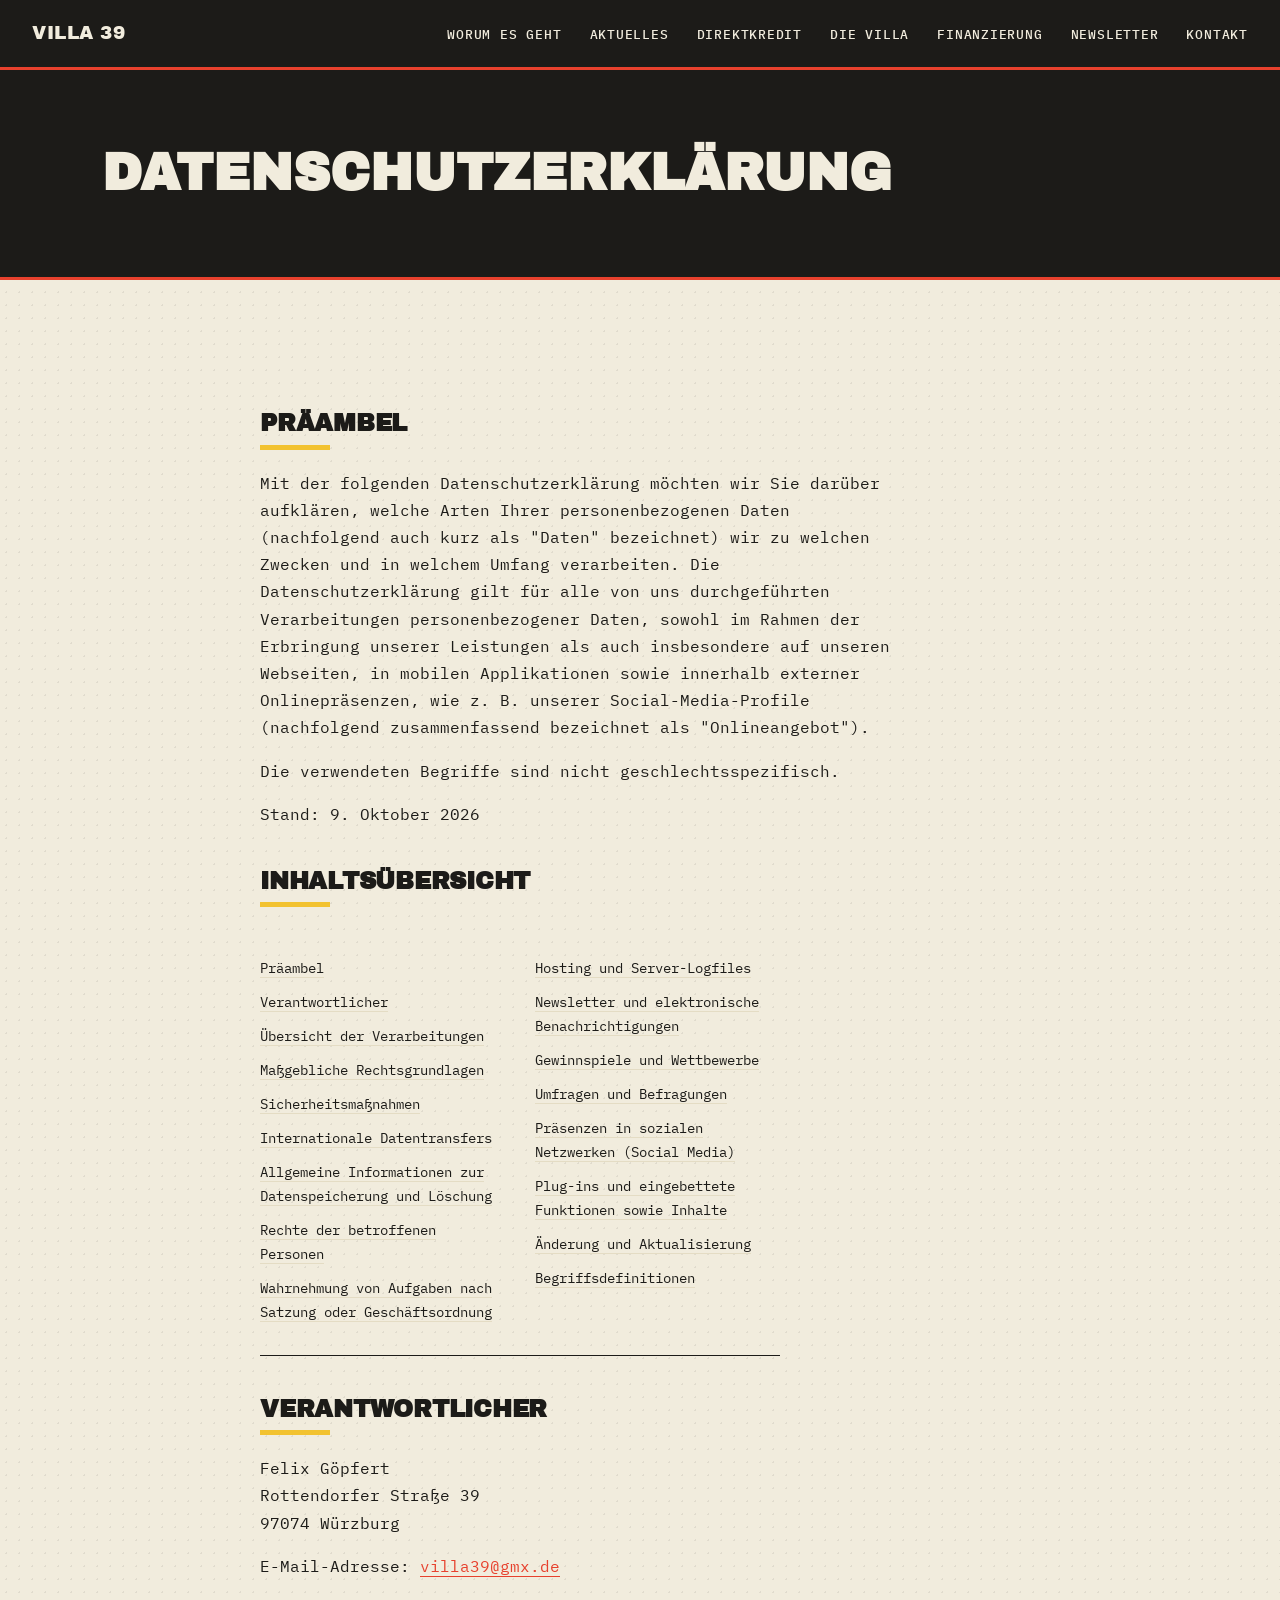
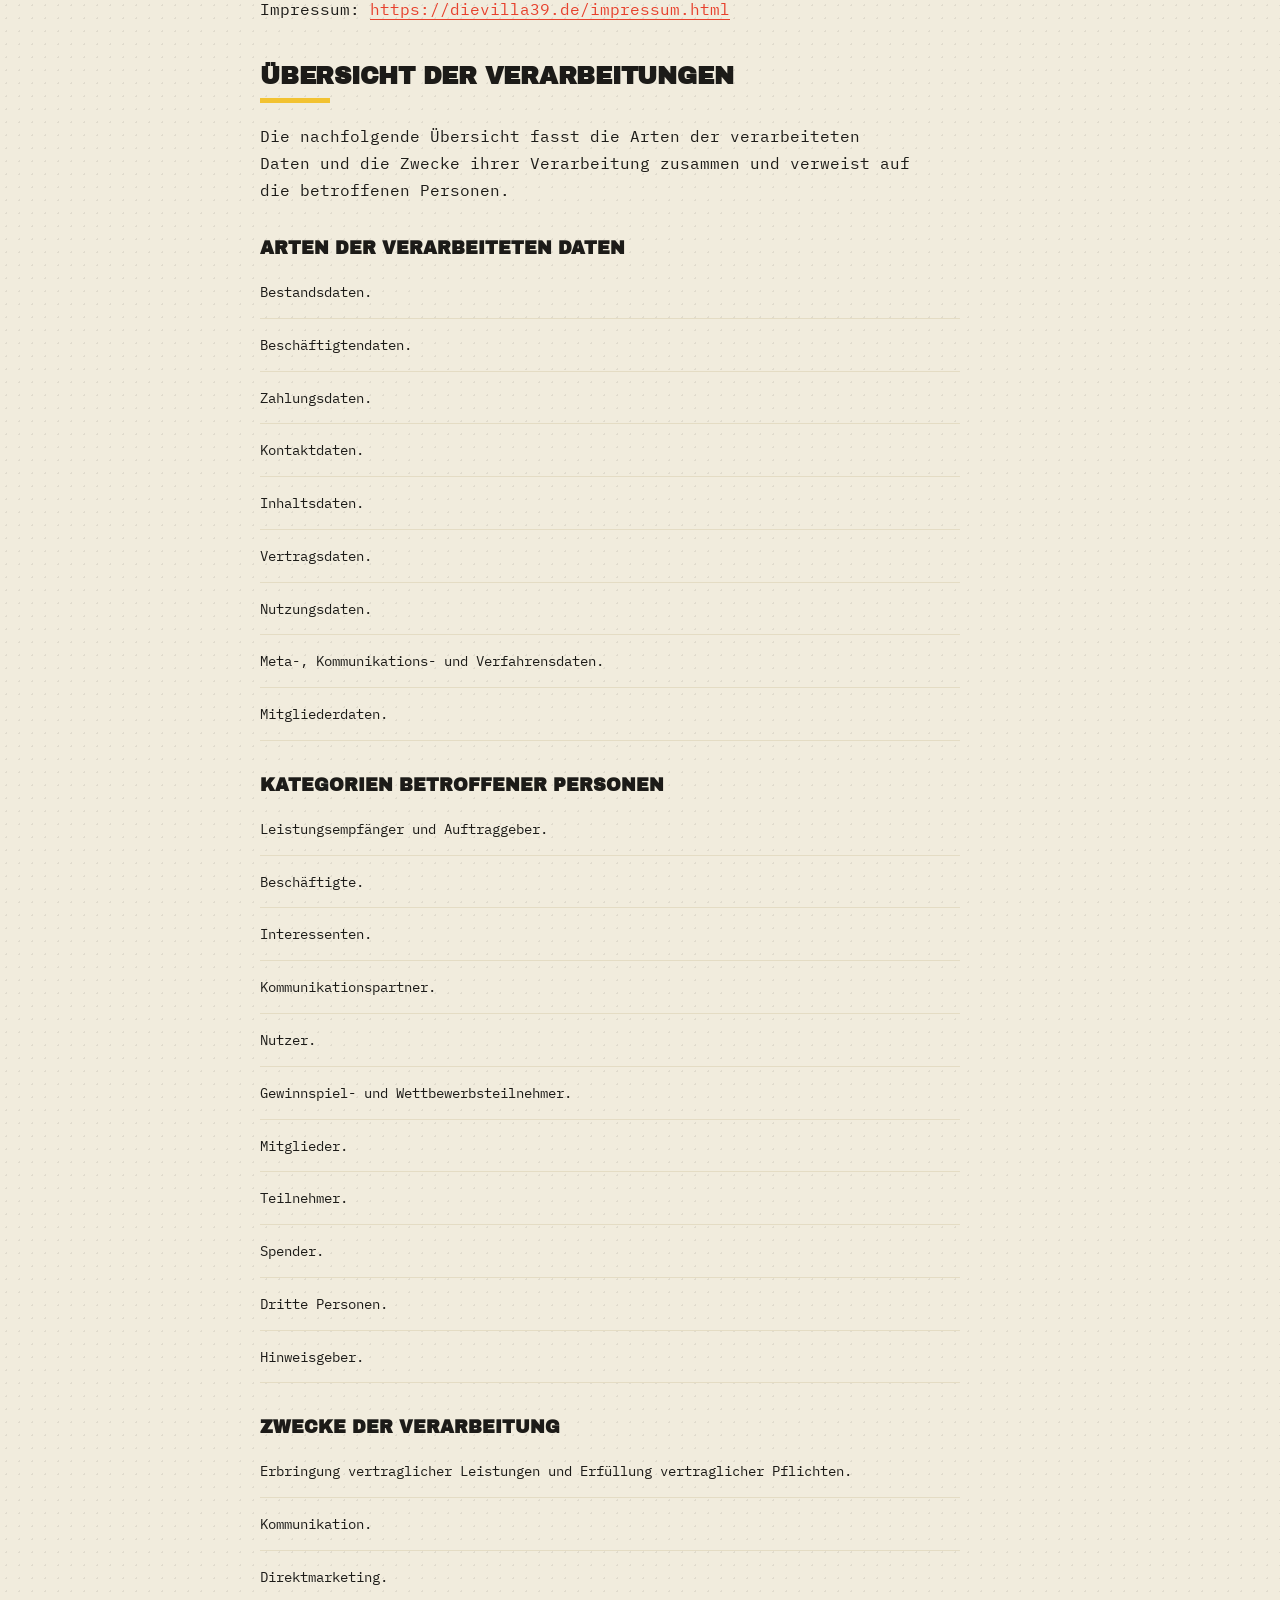
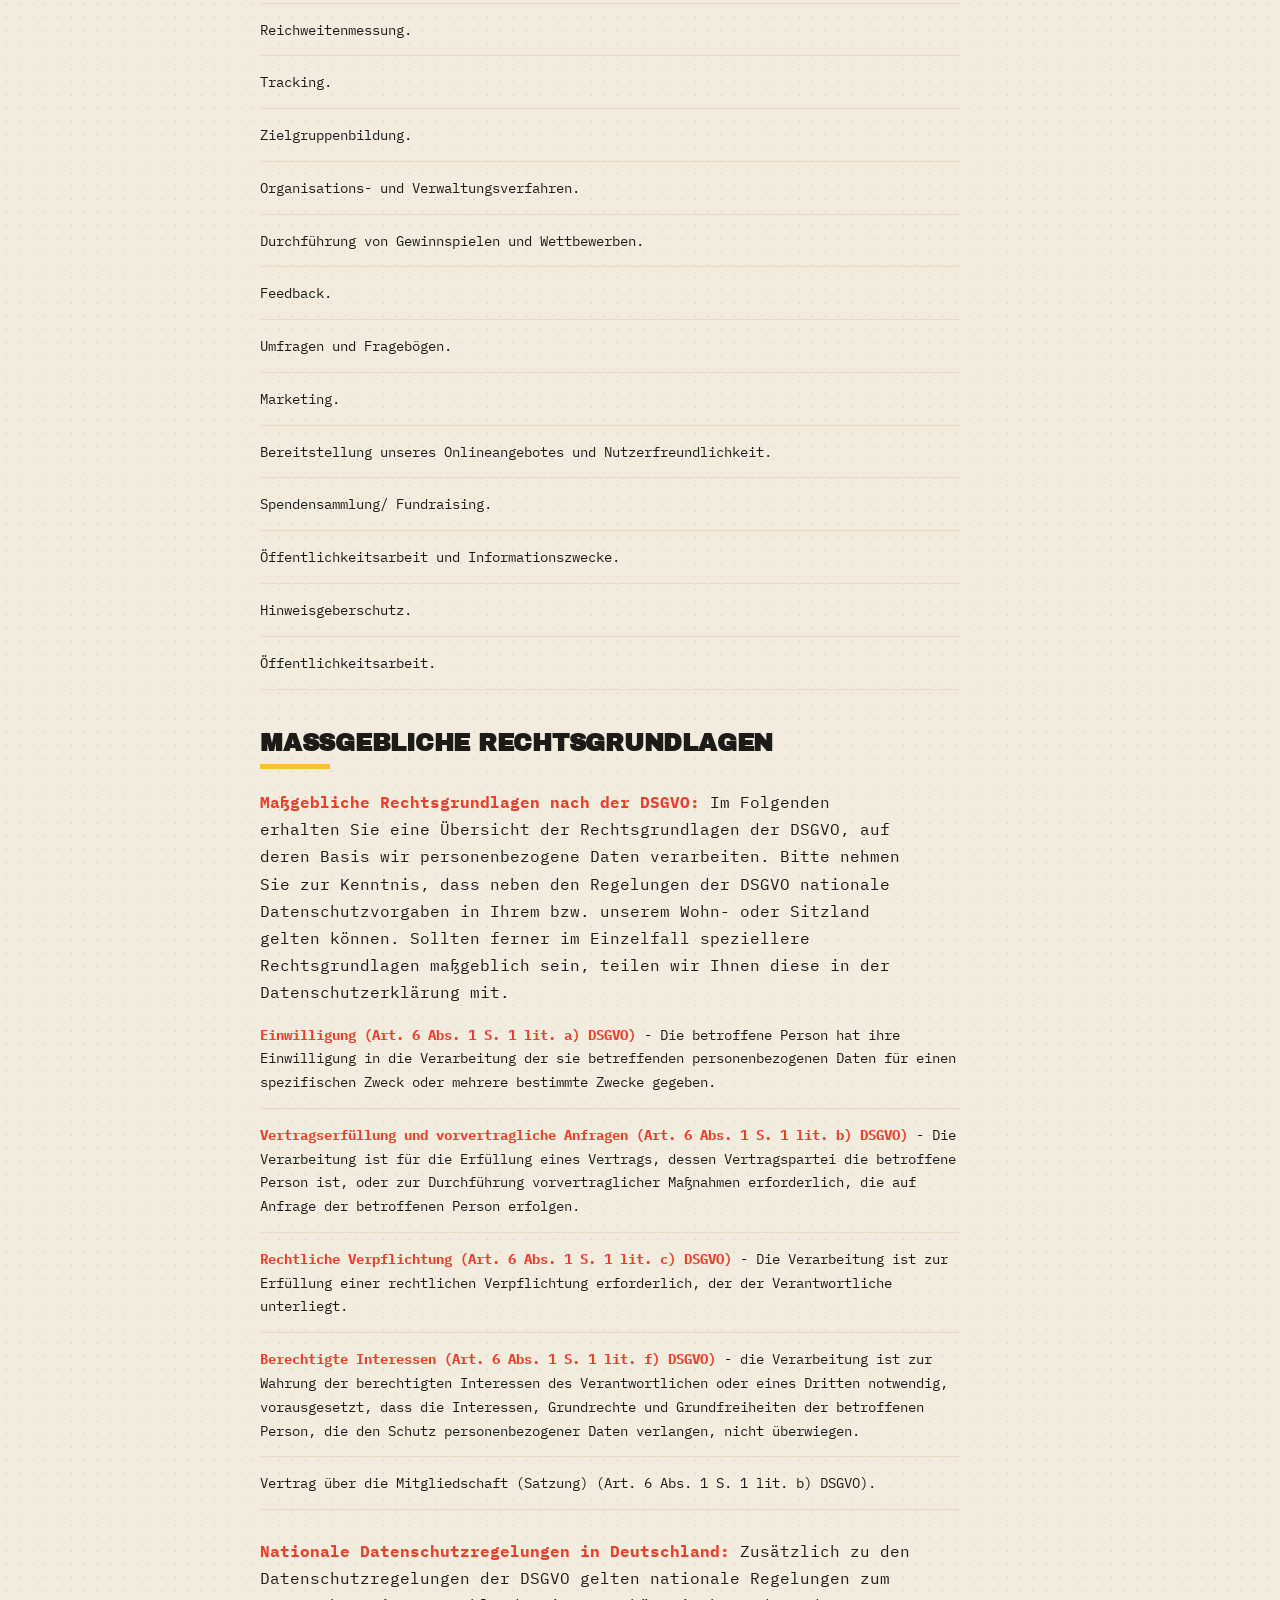
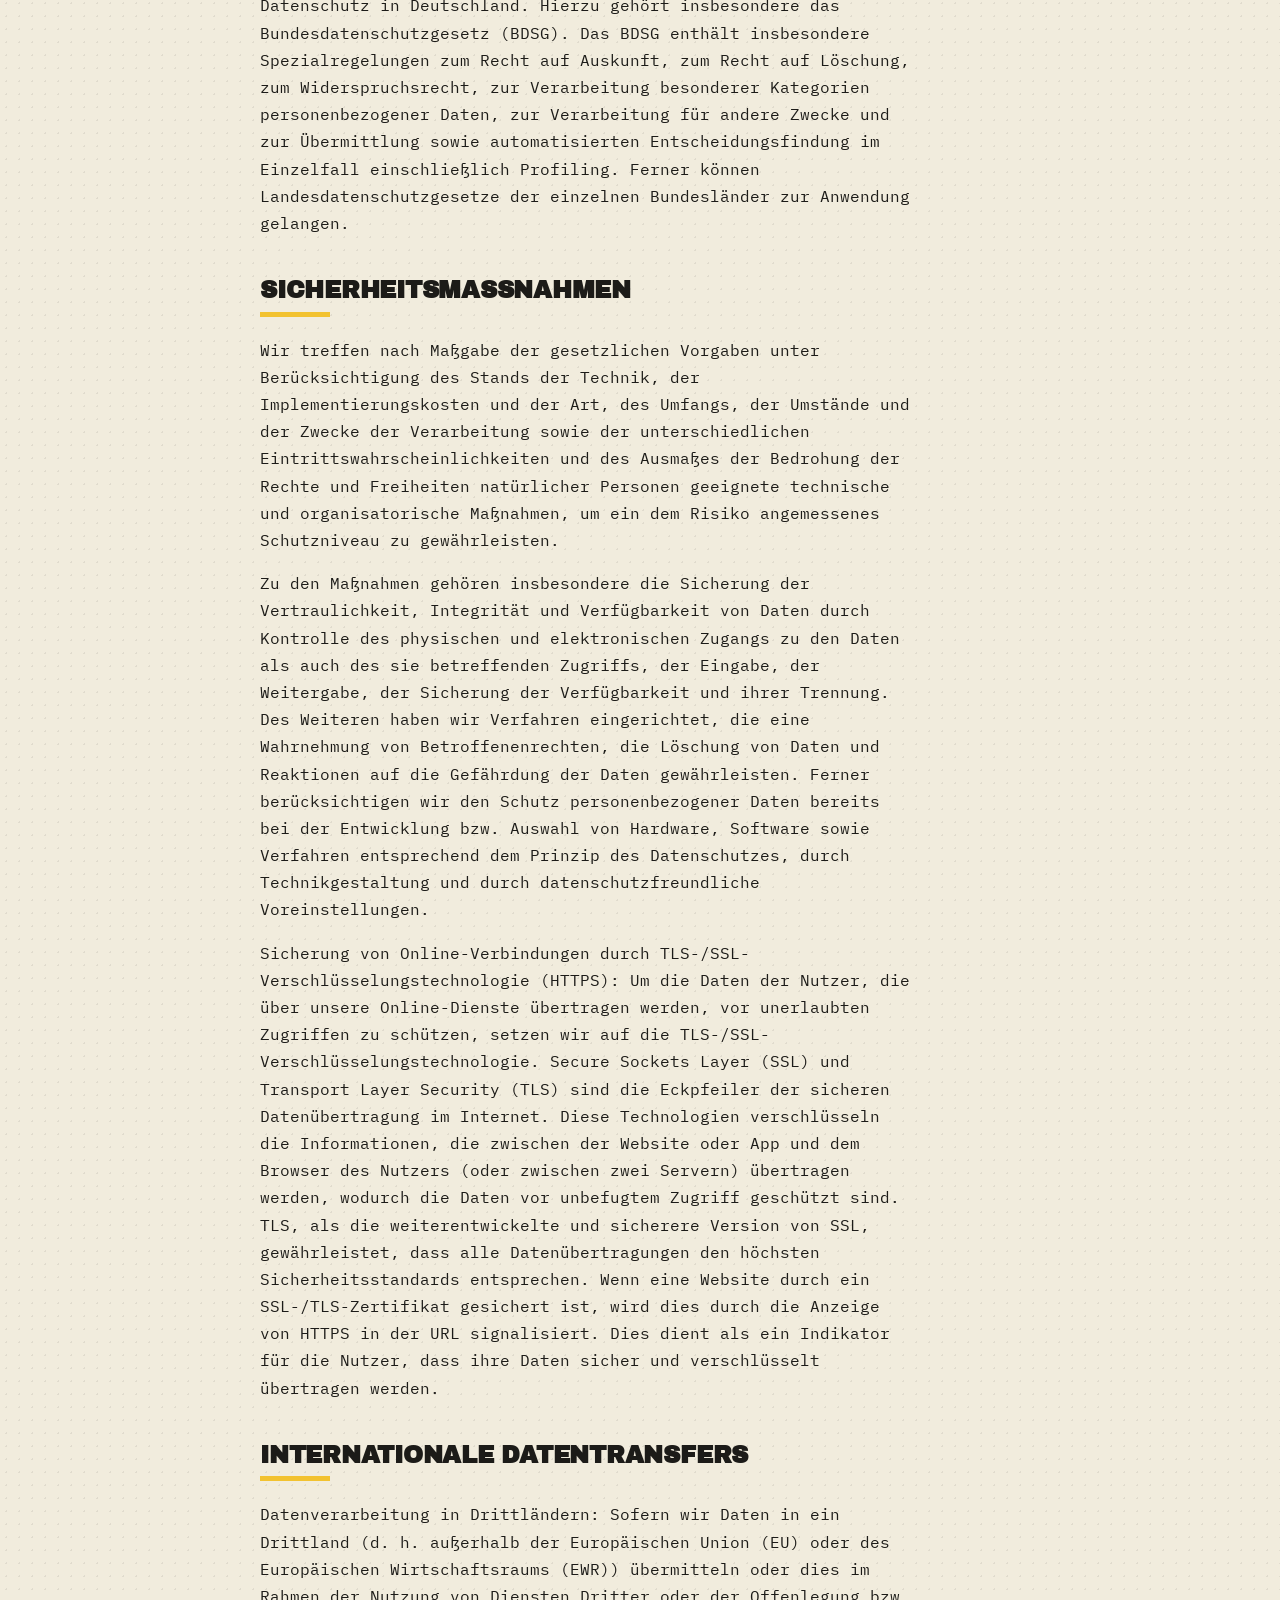
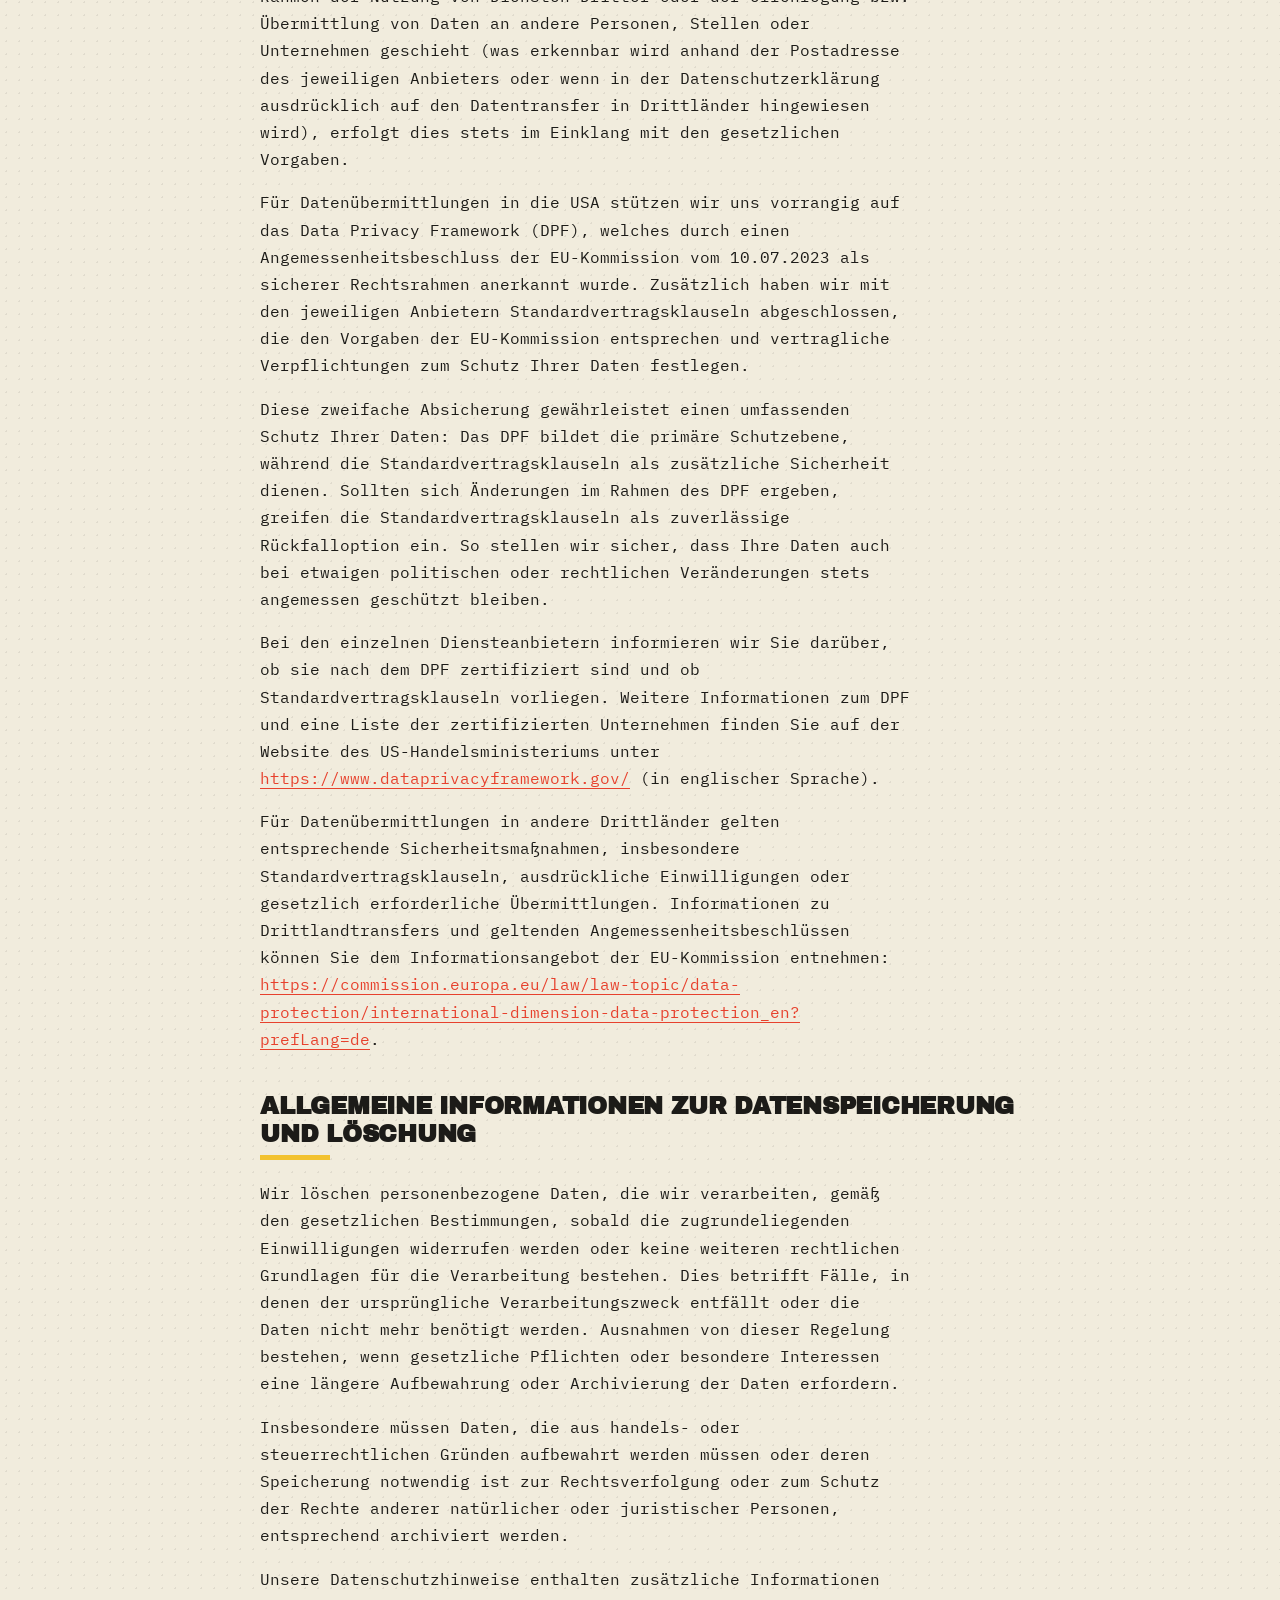
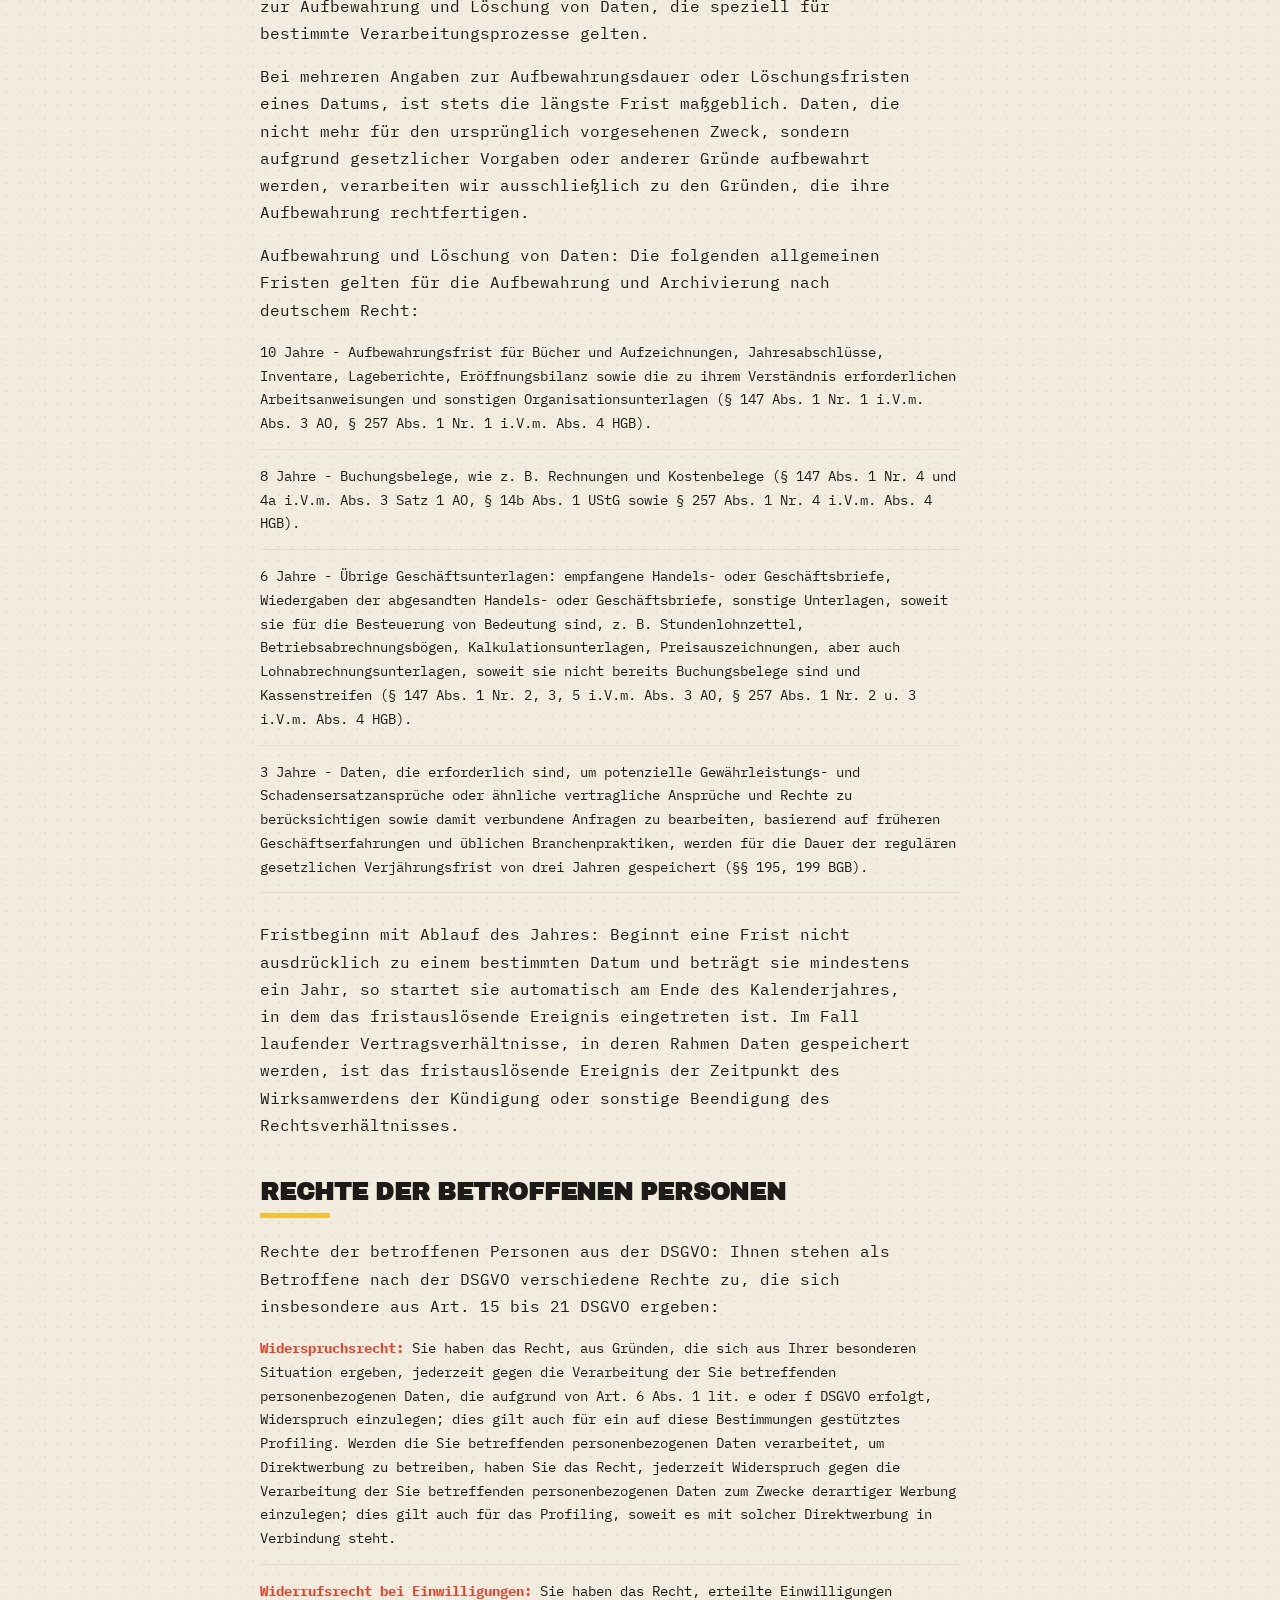
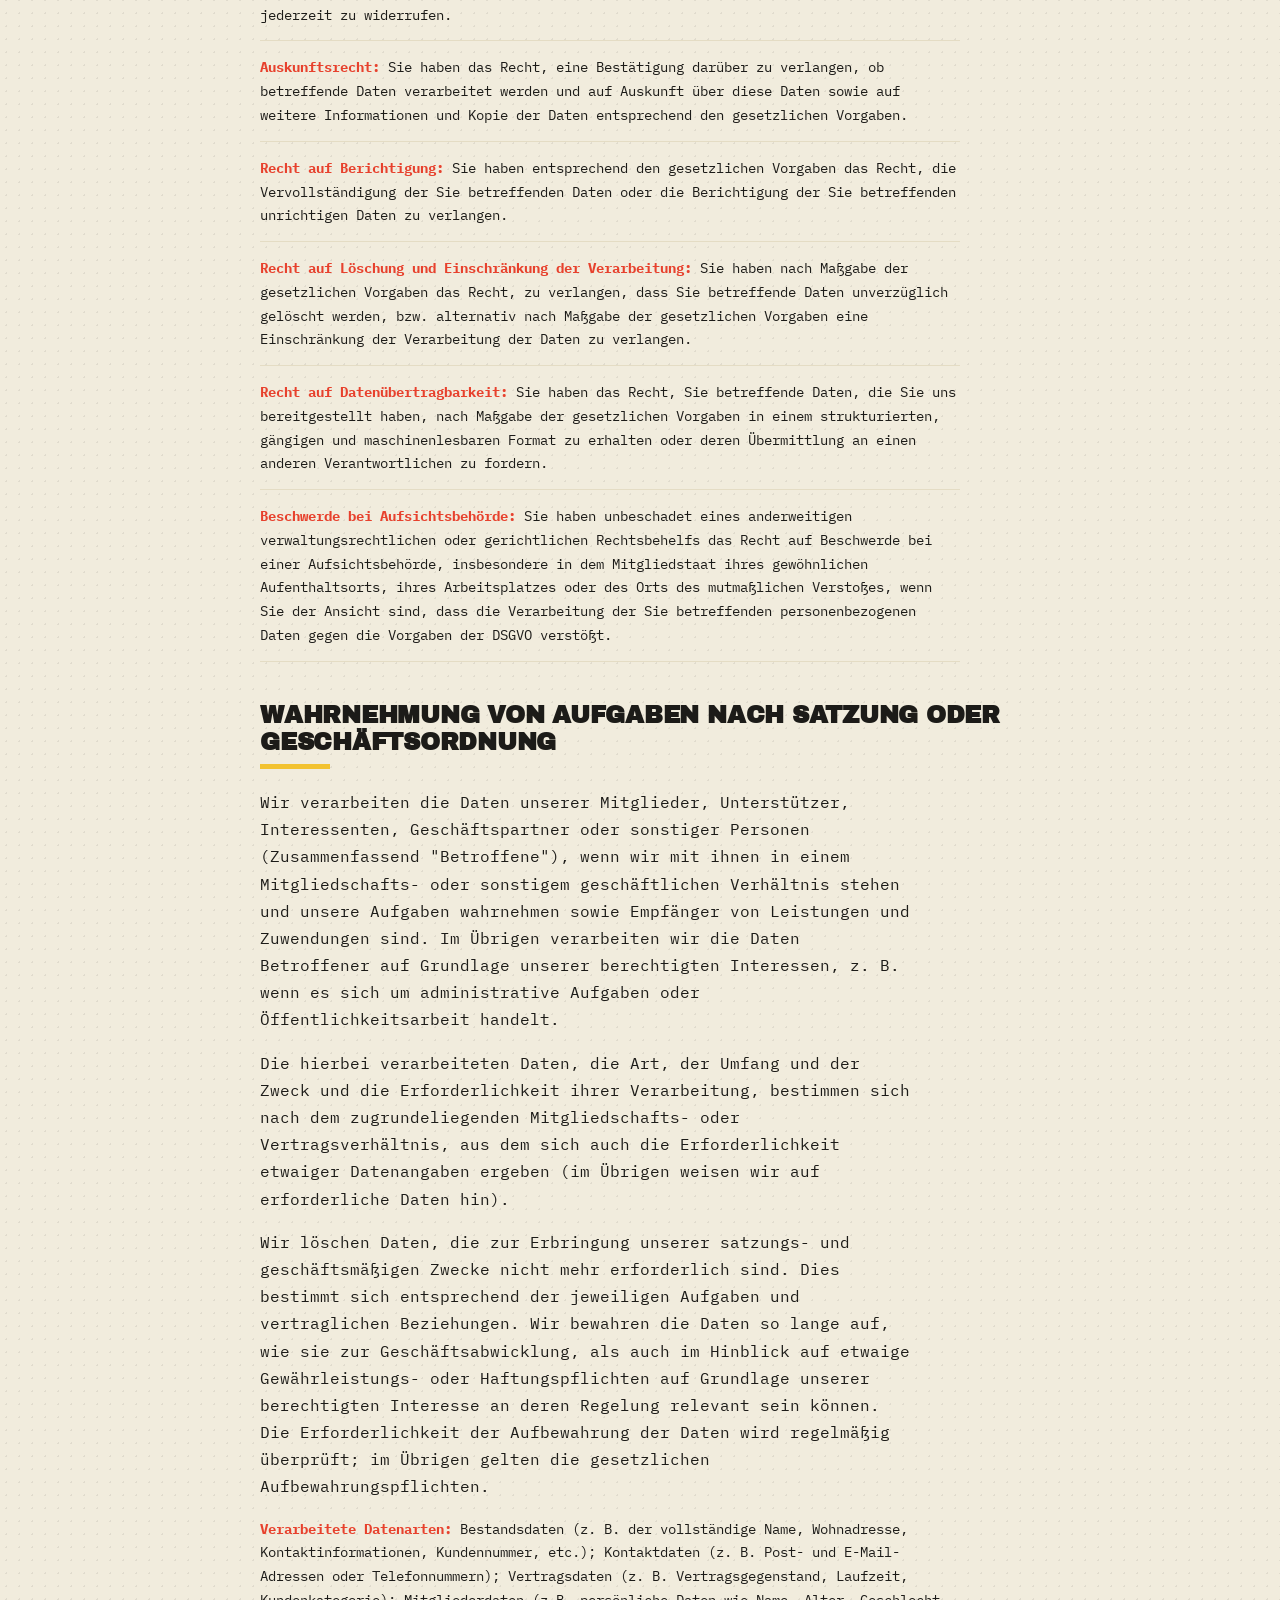
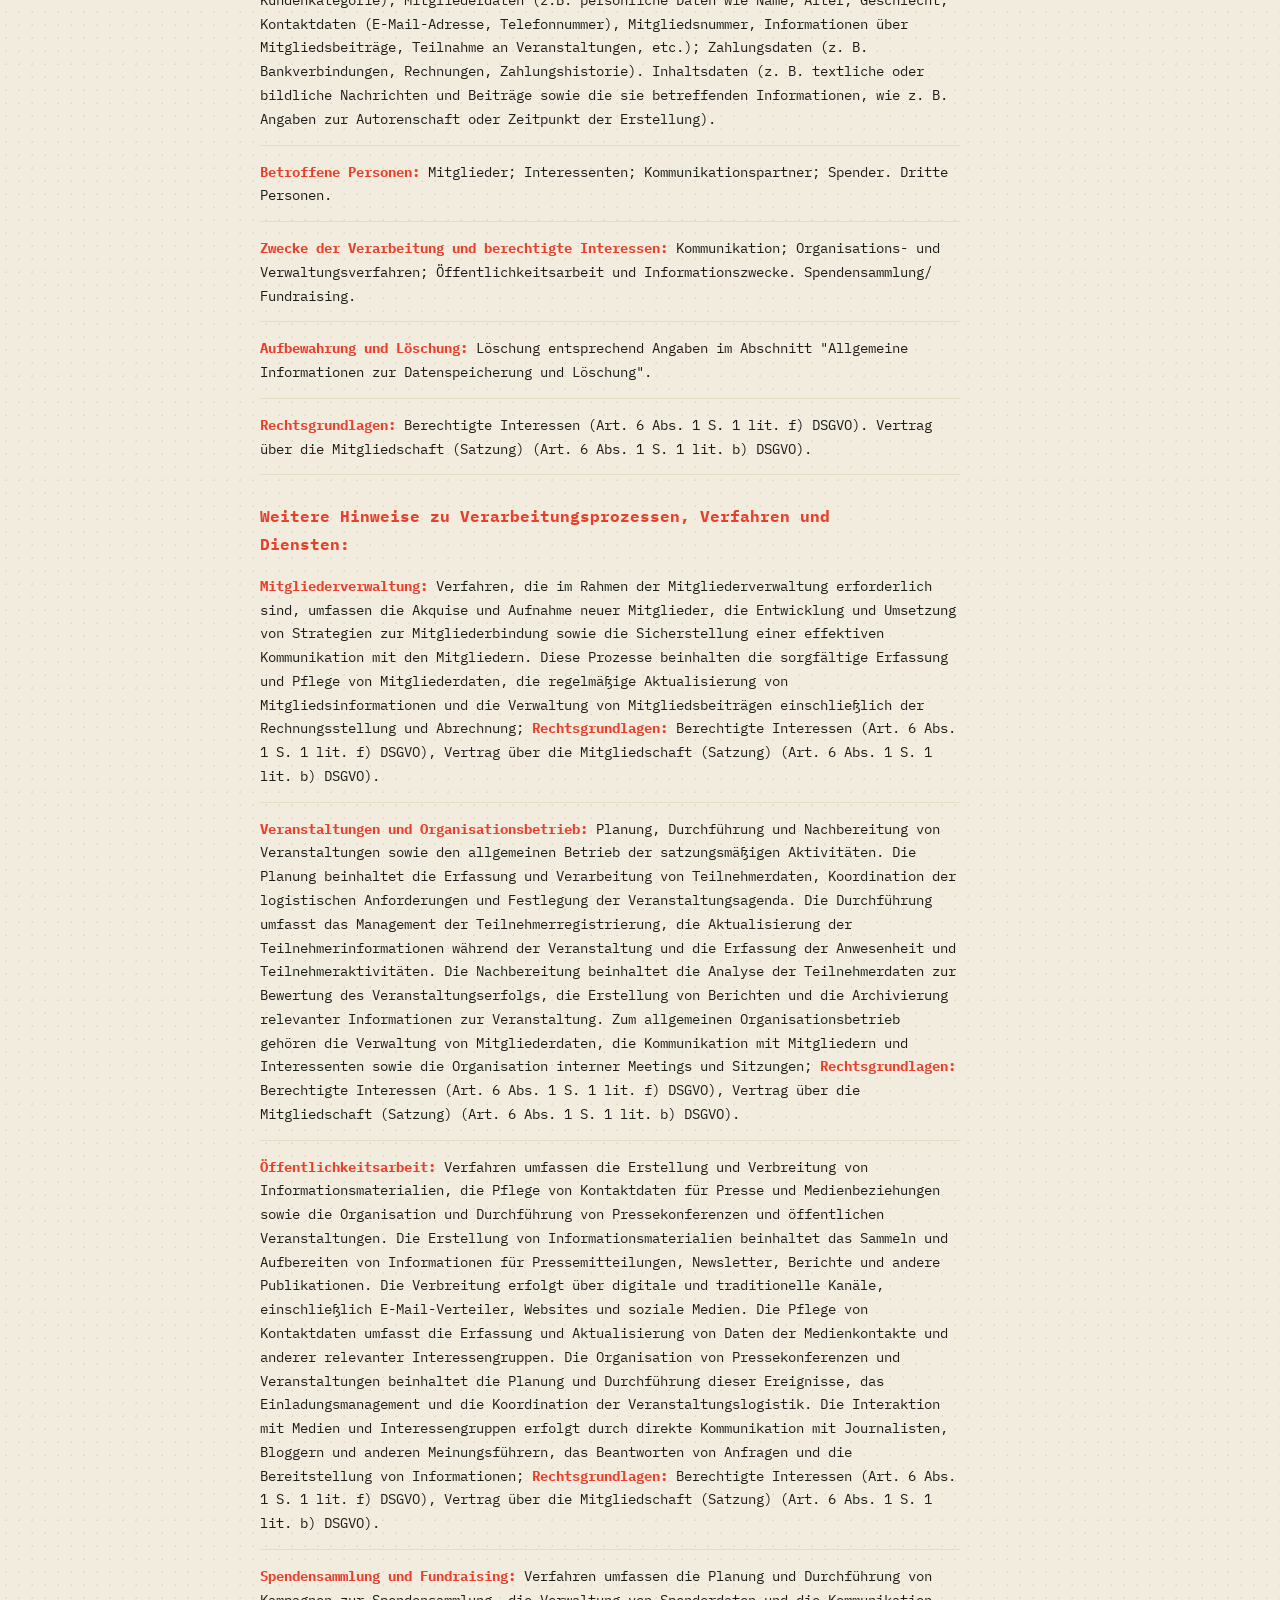
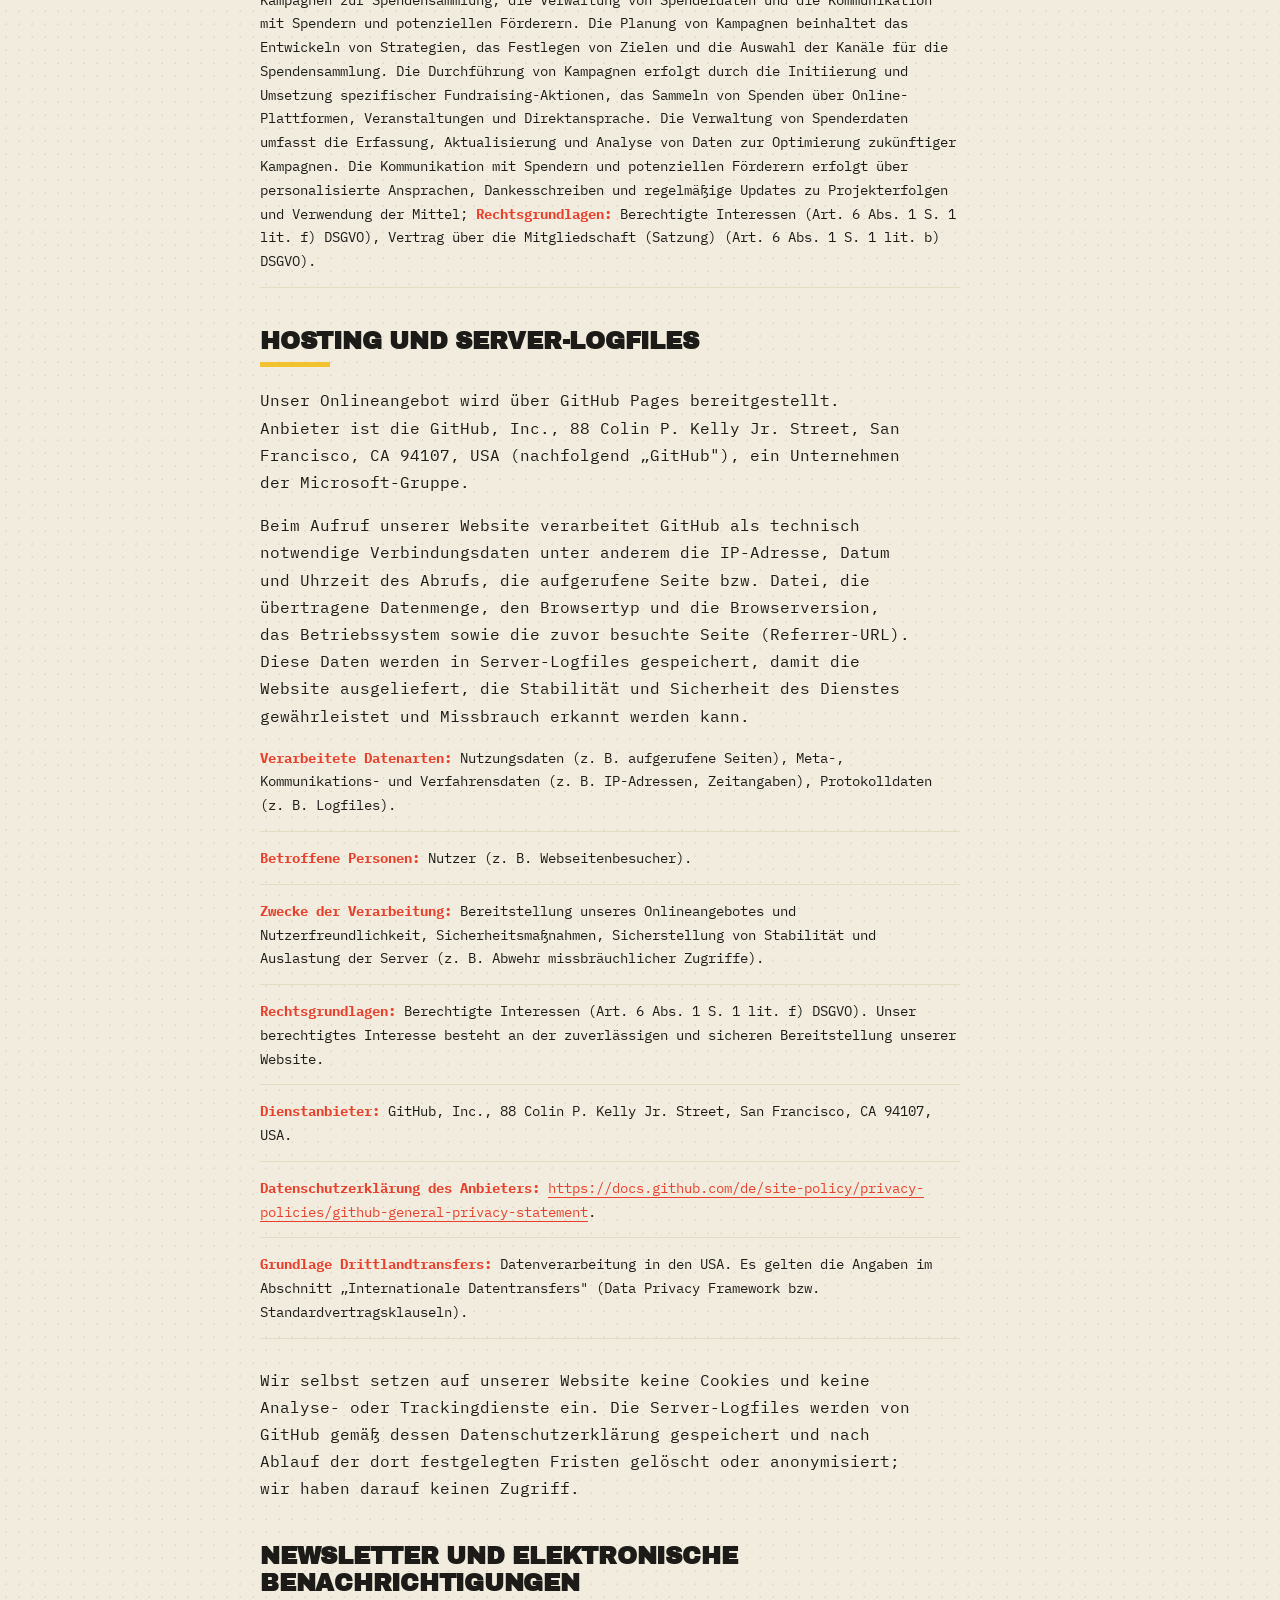
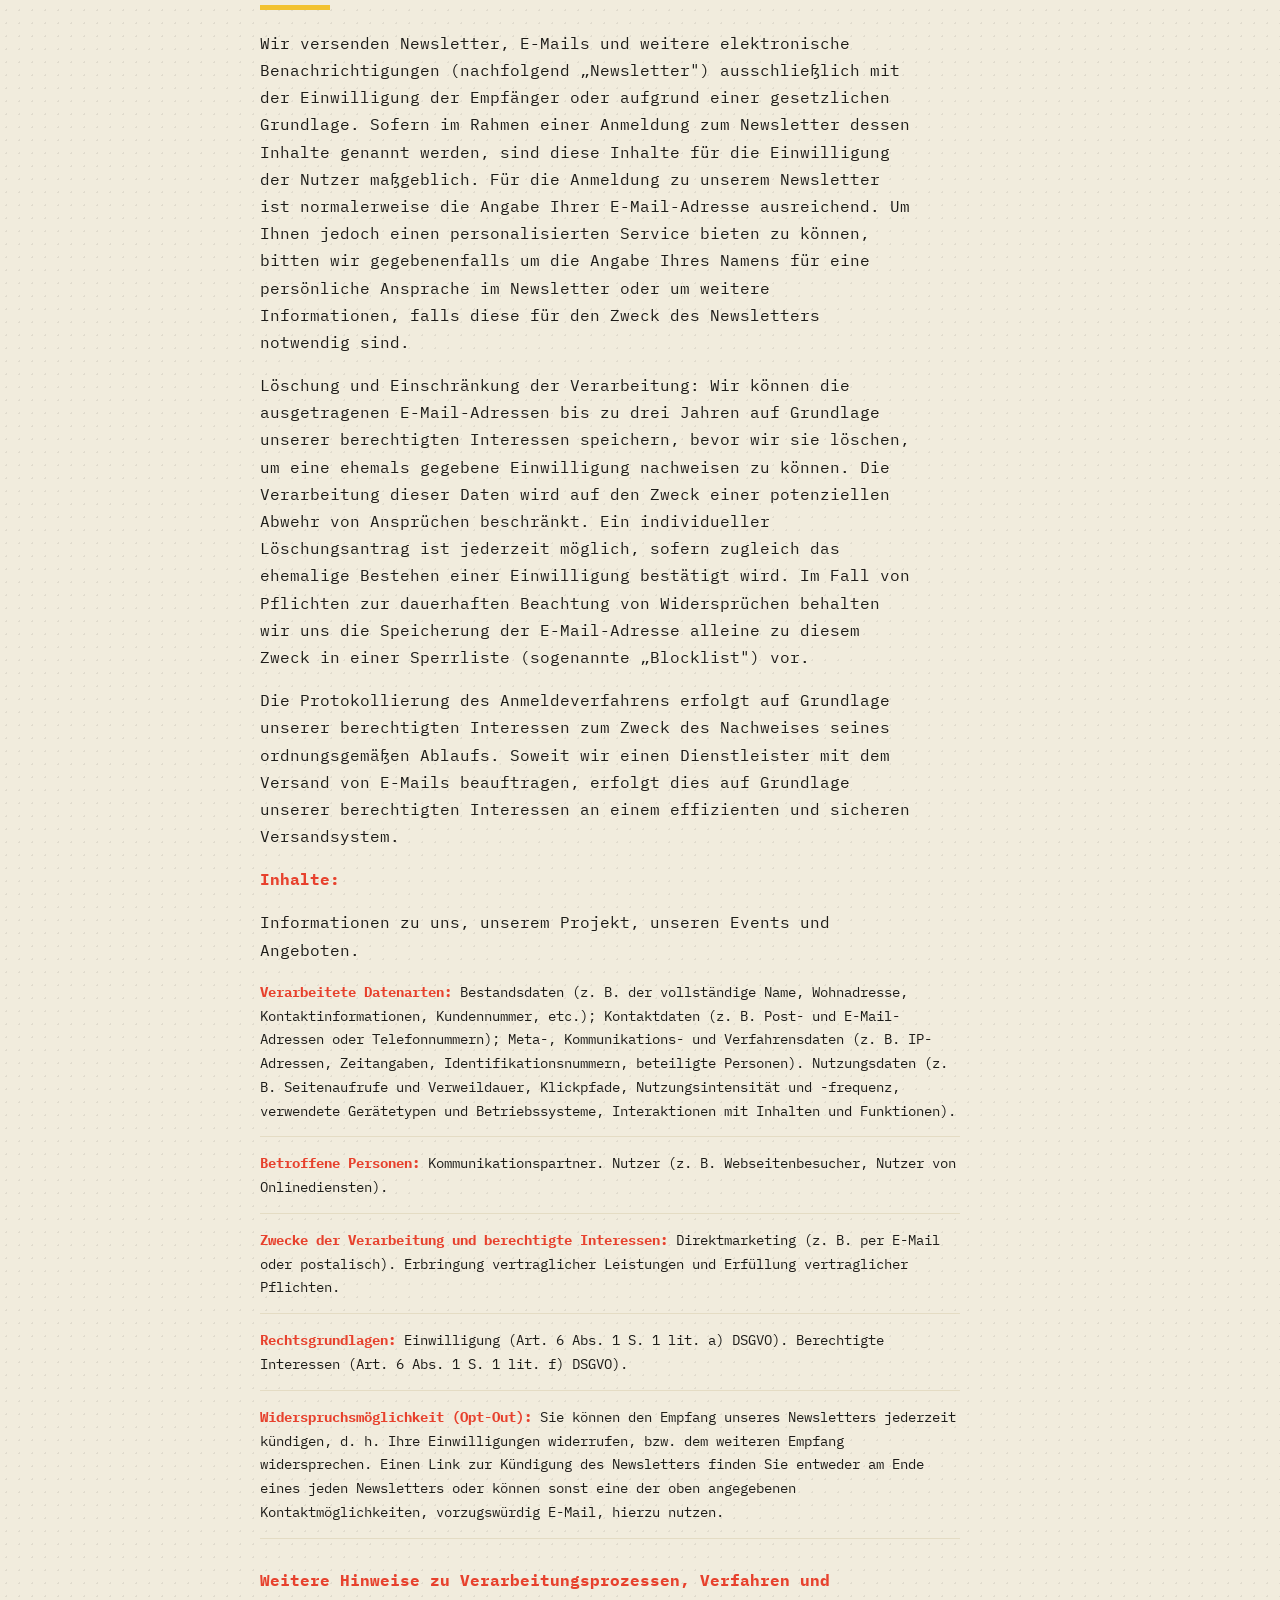
<file: datenschutz.html>
<!DOCTYPE html>
<html lang="de">

<head>
    <meta charset="UTF-8">
    <meta name="viewport" content="width=device-width, initial-scale=1.0">

    <title>Datenschutzerklärung – Villa 39</title>

    <meta name="description" content="Datenschutzerklärung der Website dievilla39.de.">
    <link rel="canonical" href="https://dievilla39.de/datenschutz.html">

    <meta property="og:type" content="website">
    <meta property="og:site_name" content="Villa 39">
    <meta property="og:locale" content="de_DE">
    <meta property="og:title" content="Datenschutzerklärung – Villa 39">
    <meta property="og:description" content="Datenschutzerklärung der Website dievilla39.de.">
    <meta property="og:url" content="https://dievilla39.de/datenschutz.html">
    <meta property="og:image" content="https://dievilla39.de/images/og-image.jpg">
    <meta property="og:image:width" content="1200">
    <meta property="og:image:height" content="630">
    <meta name="twitter:card" content="summary_large_image">

    <link rel="icon" href="favicon.ico" sizes="any">
    <link rel="icon" type="image/png" sizes="32x32" href="favicon-32x32.png">
    <link rel="icon" type="image/png" sizes="16x16" href="favicon-16x16.png">
    <link rel="icon" type="image/png" sizes="192x192" href="favicon-192.png">
    <link rel="apple-touch-icon" href="apple-touch-icon.png">


    <link rel="stylesheet" href="style.css">
</head>

<body>

    <nav>

        <a href="index.html" class="logo">Villa 39</a>

        <button class="hamburger" id="hamburgerBtn" aria-label="Menü öffnen" aria-expanded="false">
            <span></span>
            <span></span>
            <span></span>
        </button>

        <ul id="navLinks">
            <li><a href="index.html#about">Worum es geht</a></li>
            <li><a href="aktuelles.html">Aktuelles</a></li>
            <li><a href="direktkredit.html">Direktkredit</a></li>
            <li><a href="geschichte.html">Die Villa</a></li>
            <li><a href="finanzierung.html">Finanzierung</a></li>
            <li><a href="index.html#newsletter">Newsletter</a></li>
            <li><a href="index.html#contact">Kontakt</a></li>
        </ul>

    </nav>

    <header class="subpage-hero">
        <h1>Datenschutz&shy;erklärung</h1>
    </header>

    <main class="subpage-content legal-content">

        <h2 id="m716">Präambel</h2>
        <p>Mit der folgenden Datenschutzerklärung möchten wir Sie darüber aufklären, welche Arten Ihrer personenbezogenen Daten (nachfolgend auch kurz als "Daten" bezeichnet) wir zu welchen Zwecken und in welchem Umfang verarbeiten. Die Datenschutzerklärung gilt für alle von uns durchgeführten Verarbeitungen personenbezogener Daten, sowohl im Rahmen der Erbringung unserer Leistungen als auch insbesondere auf unseren Webseiten, in mobilen Applikationen sowie innerhalb externer Onlinepräsenzen, wie z. B. unserer Social-Media-Profile (nachfolgend zusammenfassend bezeichnet als "Onlineangebot").</p>
        <p>Die verwendeten Begriffe sind nicht geschlechtsspezifisch.</p>

        <p>Stand: 9. Oktober 2026</p>

        <h2>Inhaltsübersicht</h2>
        <ul class="index">
            <li><a class="index-link" href="#m716">Präambel</a></li>
            <li><a class="index-link" href="#m3">Verantwortlicher</a></li>
            <li><a class="index-link" href="#mOverview">Übersicht der Verarbeitungen</a></li>
            <li><a class="index-link" href="#m2427">Maßgebliche Rechtsgrundlagen</a></li>
            <li><a class="index-link" href="#m27">Sicherheitsmaßnahmen</a></li>
            <li><a class="index-link" href="#m24">Internationale Datentransfers</a></li>
            <li><a class="index-link" href="#m12">Allgemeine Informationen zur Datenspeicherung und Löschung</a></li>
            <li><a class="index-link" href="#m10">Rechte der betroffenen Personen</a></li>
            <li><a class="index-link" href="#m354">Wahrnehmung von Aufgaben nach Satzung oder Geschäftsordnung</a></li>
            <li><a class="index-link" href="#mHosting">Hosting und Server-Logfiles</a></li>
            <li><a class="index-link" href="#m17">Newsletter und elektronische Benachrichtigungen</a></li>
            <li><a class="index-link" href="#m237">Gewinnspiele und Wettbewerbe</a></li>
            <li><a class="index-link" href="#m408">Umfragen und Befragungen</a></li>
            <li><a class="index-link" href="#m136">Präsenzen in sozialen Netzwerken (Social Media)</a></li>
            <li><a class="index-link" href="#m328">Plug-ins und eingebettete Funktionen sowie Inhalte</a></li>
            <li><a class="index-link" href="#m15">Änderung und Aktualisierung</a></li>
            <li><a class="index-link" href="#m42">Begriffsdefinitionen</a></li>
        </ul>

        <h2 id="m3">Verantwortlicher</h2>
        <p>
            Felix Göpfert<br>
            Rottendorfer Straße 39<br>
            97074 Würzburg
        </p>
        <p>E-Mail-Adresse: <a href="mailto:villa39@gmx.de">villa39@gmx.de</a></p>
        <p>Impressum: <a href="https://dievilla39.de/impressum.html" target="_blank" rel="noopener">https://dievilla39.de/impressum.html</a></p>

        <h2 id="mOverview">Übersicht der Verarbeitungen</h2>
        <p>Die nachfolgende Übersicht fasst die Arten der verarbeiteten Daten und die Zwecke ihrer Verarbeitung zusammen und verweist auf die betroffenen Personen.</p>

        <h3>Arten der verarbeiteten Daten</h3>
        <ul class="m-elements">
            <li>Bestandsdaten.</li><li>Beschäftigtendaten.</li><li>Zahlungsdaten.</li><li>Kontaktdaten.</li><li>Inhaltsdaten.</li><li>Vertragsdaten.</li><li>Nutzungsdaten.</li><li>Meta-, Kommunikations- und Verfahrensdaten.</li><li>Mitgliederdaten.</li>
        </ul>

        <h3>Kategorien betroffener Personen</h3>
        <ul class="m-elements">
            <li>Leistungsempfänger und Auftraggeber.</li><li>Beschäftigte.</li><li>Interessenten.</li><li>Kommunikationspartner.</li><li>Nutzer.</li><li>Gewinnspiel- und Wettbewerbsteilnehmer.</li><li>Mitglieder.</li><li>Teilnehmer.</li><li>Spender.</li><li>Dritte Personen.</li><li>Hinweisgeber.</li>
        </ul>

        <h3>Zwecke der Verarbeitung</h3>
        <ul class="m-elements">
            <li>Erbringung vertraglicher Leistungen und Erfüllung vertraglicher Pflichten.</li><li>Kommunikation.</li><li>Direktmarketing.</li><li>Reichweitenmessung.</li><li>Tracking.</li><li>Zielgruppenbildung.</li><li>Organisations- und Verwaltungsverfahren.</li><li>Durchführung von Gewinnspielen und Wettbewerben.</li><li>Feedback.</li><li>Umfragen und Fragebögen.</li><li>Marketing.</li><li>Bereitstellung unseres Onlineangebotes und Nutzerfreundlichkeit.</li><li>Spendensammlung/ Fundraising.</li><li>Öffentlichkeitsarbeit und Informationszwecke.</li><li>Hinweisgeberschutz.</li><li>Öffentlichkeitsarbeit.</li>
        </ul>

        <h2 id="m2427">Maßgebliche Rechtsgrundlagen</h2>
        <p><strong>Maßgebliche Rechtsgrundlagen nach der DSGVO: </strong>Im Folgenden erhalten Sie eine Übersicht der Rechtsgrundlagen der DSGVO, auf deren Basis wir personenbezogene Daten verarbeiten. Bitte nehmen Sie zur Kenntnis, dass neben den Regelungen der DSGVO nationale Datenschutzvorgaben in Ihrem bzw. unserem Wohn- oder Sitzland gelten können. Sollten ferner im Einzelfall speziellere Rechtsgrundlagen maßgeblich sein, teilen wir Ihnen diese in der Datenschutzerklärung mit.</p>
        <ul class="m-elements">
            <li><strong>Einwilligung (Art. 6 Abs. 1 S. 1 lit. a) DSGVO)</strong> - Die betroffene Person hat ihre Einwilligung in die Verarbeitung der sie betreffenden personenbezogenen Daten für einen spezifischen Zweck oder mehrere bestimmte Zwecke gegeben.</li>
            <li><strong>Vertragserfüllung und vorvertragliche Anfragen (Art. 6 Abs. 1 S. 1 lit. b) DSGVO)</strong> - Die Verarbeitung ist für die Erfüllung eines Vertrags, dessen Vertragspartei die betroffene Person ist, oder zur Durchführung vorvertraglicher Maßnahmen erforderlich, die auf Anfrage der betroffenen Person erfolgen.</li>
            <li><strong>Rechtliche Verpflichtung (Art. 6 Abs. 1 S. 1 lit. c) DSGVO)</strong> - Die Verarbeitung ist zur Erfüllung einer rechtlichen Verpflichtung erforderlich, der der Verantwortliche unterliegt.</li>
            <li><strong>Berechtigte Interessen (Art. 6 Abs. 1 S. 1 lit. f) DSGVO)</strong> - die Verarbeitung ist zur Wahrung der berechtigten Interessen des Verantwortlichen oder eines Dritten notwendig, vorausgesetzt, dass die Interessen, Grundrechte und Grundfreiheiten der betroffenen Person, die den Schutz personenbezogener Daten verlangen, nicht überwiegen.</li>
            <li>Vertrag über die Mitgliedschaft (Satzung) (Art. 6 Abs. 1 S. 1 lit. b) DSGVO).</li>
        </ul>
        <p><strong>Nationale Datenschutzregelungen in Deutschland: </strong>Zusätzlich zu den Datenschutzregelungen der DSGVO gelten nationale Regelungen zum Datenschutz in Deutschland. Hierzu gehört insbesondere das Bundesdatenschutzgesetz (BDSG). Das BDSG enthält insbesondere Spezialregelungen zum Recht auf Auskunft, zum Recht auf Löschung, zum Widerspruchsrecht, zur Verarbeitung besonderer Kategorien personenbezogener Daten, zur Verarbeitung für andere Zwecke und zur Übermittlung sowie automatisierten Entscheidungsfindung im Einzelfall einschließlich Profiling. Ferner können Landesdatenschutzgesetze der einzelnen Bundesländer zur Anwendung gelangen.</p>

        <h2 id="m27">Sicherheitsmaßnahmen</h2>
        <p>Wir treffen nach Maßgabe der gesetzlichen Vorgaben unter Berücksichtigung des Stands der Technik, der Implementierungskosten und der Art, des Umfangs, der Umstände und der Zwecke der Verarbeitung sowie der unterschiedlichen Eintrittswahrscheinlichkeiten und des Ausmaßes der Bedrohung der Rechte und Freiheiten natürlicher Personen geeignete technische und organisatorische Maßnahmen, um ein dem Risiko angemessenes Schutzniveau zu gewährleisten.</p>
        <p>Zu den Maßnahmen gehören insbesondere die Sicherung der Vertraulichkeit, Integrität und Verfügbarkeit von Daten durch Kontrolle des physischen und elektronischen Zugangs zu den Daten als auch des sie betreffenden Zugriffs, der Eingabe, der Weitergabe, der Sicherung der Verfügbarkeit und ihrer Trennung. Des Weiteren haben wir Verfahren eingerichtet, die eine Wahrnehmung von Betroffenenrechten, die Löschung von Daten und Reaktionen auf die Gefährdung der Daten gewährleisten. Ferner berücksichtigen wir den Schutz personenbezogener Daten bereits bei der Entwicklung bzw. Auswahl von Hardware, Software sowie Verfahren entsprechend dem Prinzip des Datenschutzes, durch Technikgestaltung und durch datenschutzfreundliche Voreinstellungen.</p>
        <p>Sicherung von Online-Verbindungen durch TLS-/SSL-Verschlüsselungstechnologie (HTTPS): Um die Daten der Nutzer, die über unsere Online-Dienste übertragen werden, vor unerlaubten Zugriffen zu schützen, setzen wir auf die TLS-/SSL-Verschlüsselungstechnologie. Secure Sockets Layer (SSL) und Transport Layer Security (TLS) sind die Eckpfeiler der sicheren Datenübertragung im Internet. Diese Technologien verschlüsseln die Informationen, die zwischen der Website oder App und dem Browser des Nutzers (oder zwischen zwei Servern) übertragen werden, wodurch die Daten vor unbefugtem Zugriff geschützt sind. TLS, als die weiterentwickelte und sicherere Version von SSL, gewährleistet, dass alle Datenübertragungen den höchsten Sicherheitsstandards entsprechen. Wenn eine Website durch ein SSL-/TLS-Zertifikat gesichert ist, wird dies durch die Anzeige von HTTPS in der URL signalisiert. Dies dient als ein Indikator für die Nutzer, dass ihre Daten sicher und verschlüsselt übertragen werden.</p>

        <h2 id="m24">Internationale Datentransfers</h2>
        <p>Datenverarbeitung in Drittländern: Sofern wir Daten in ein Drittland (d. h. außerhalb der Europäischen Union (EU) oder des Europäischen Wirtschaftsraums (EWR)) übermitteln oder dies im Rahmen der Nutzung von Diensten Dritter oder der Offenlegung bzw. Übermittlung von Daten an andere Personen, Stellen oder Unternehmen geschieht (was erkennbar wird anhand der Postadresse des jeweiligen Anbieters oder wenn in der Datenschutzerklärung ausdrücklich auf den Datentransfer in Drittländer hingewiesen wird), erfolgt dies stets im Einklang mit den gesetzlichen Vorgaben.</p>
        <p>Für Datenübermittlungen in die USA stützen wir uns vorrangig auf das Data Privacy Framework (DPF), welches durch einen Angemessenheitsbeschluss der EU-Kommission vom 10.07.2023 als sicherer Rechtsrahmen anerkannt wurde. Zusätzlich haben wir mit den jeweiligen Anbietern Standardvertragsklauseln abgeschlossen, die den Vorgaben der EU-Kommission entsprechen und vertragliche Verpflichtungen zum Schutz Ihrer Daten festlegen.</p>
        <p>Diese zweifache Absicherung gewährleistet einen umfassenden Schutz Ihrer Daten: Das DPF bildet die primäre Schutzebene, während die Standardvertragsklauseln als zusätzliche Sicherheit dienen. Sollten sich Änderungen im Rahmen des DPF ergeben, greifen die Standardvertragsklauseln als zuverlässige Rückfalloption ein. So stellen wir sicher, dass Ihre Daten auch bei etwaigen politischen oder rechtlichen Veränderungen stets angemessen geschützt bleiben.</p>
        <p>Bei den einzelnen Diensteanbietern informieren wir Sie darüber, ob sie nach dem DPF zertifiziert sind und ob Standardvertragsklauseln vorliegen. Weitere Informationen zum DPF und eine Liste der zertifizierten Unternehmen finden Sie auf der Website des US-Handelsministeriums unter <a href="https://www.dataprivacyframework.gov/" target="_blank" rel="noopener">https://www.dataprivacyframework.gov/</a> (in englischer Sprache).</p>
        <p>Für Datenübermittlungen in andere Drittländer gelten entsprechende Sicherheitsmaßnahmen, insbesondere Standardvertragsklauseln, ausdrückliche Einwilligungen oder gesetzlich erforderliche Übermittlungen. Informationen zu Drittlandtransfers und geltenden Angemessenheitsbeschlüssen können Sie dem Informationsangebot der EU-Kommission entnehmen: <a href="https://commission.europa.eu/law/law-topic/data-protection/international-dimension-data-protection_en?prefLang=de" target="_blank" rel="noopener">https://commission.europa.eu/law/law-topic/data-protection/international-dimension-data-protection_en?prefLang=de</a>.</p>

        <h2 id="m12">Allgemeine Informationen zur Datenspeicherung und Löschung</h2>
        <p>Wir löschen personenbezogene Daten, die wir verarbeiten, gemäß den gesetzlichen Bestimmungen, sobald die zugrundeliegenden Einwilligungen widerrufen werden oder keine weiteren rechtlichen Grundlagen für die Verarbeitung bestehen. Dies betrifft Fälle, in denen der ursprüngliche Verarbeitungszweck entfällt oder die Daten nicht mehr benötigt werden. Ausnahmen von dieser Regelung bestehen, wenn gesetzliche Pflichten oder besondere Interessen eine längere Aufbewahrung oder Archivierung der Daten erfordern.</p>
        <p>Insbesondere müssen Daten, die aus handels- oder steuerrechtlichen Gründen aufbewahrt werden müssen oder deren Speicherung notwendig ist zur Rechtsverfolgung oder zum Schutz der Rechte anderer natürlicher oder juristischer Personen, entsprechend archiviert werden.</p>
        <p>Unsere Datenschutzhinweise enthalten zusätzliche Informationen zur Aufbewahrung und Löschung von Daten, die speziell für bestimmte Verarbeitungsprozesse gelten.</p>
        <p>Bei mehreren Angaben zur Aufbewahrungsdauer oder Löschungsfristen eines Datums, ist stets die längste Frist maßgeblich. Daten, die nicht mehr für den ursprünglich vorgesehenen Zweck, sondern aufgrund gesetzlicher Vorgaben oder anderer Gründe aufbewahrt werden, verarbeiten wir ausschließlich zu den Gründen, die ihre Aufbewahrung rechtfertigen.</p>
        <p>Aufbewahrung und Löschung von Daten: Die folgenden allgemeinen Fristen gelten für die Aufbewahrung und Archivierung nach deutschem Recht:</p>
        <ul class="m-elements">
            <li>10 Jahre - Aufbewahrungsfrist für Bücher und Aufzeichnungen, Jahresabschlüsse, Inventare, Lageberichte, Eröffnungsbilanz sowie die zu ihrem Verständnis erforderlichen Arbeitsanweisungen und sonstigen Organisationsunterlagen (§ 147 Abs. 1 Nr. 1 i.V.m. Abs. 3 AO, § 257 Abs. 1 Nr. 1 i.V.m. Abs. 4 HGB).</li>
            <li>8 Jahre - Buchungsbelege, wie z. B. Rechnungen und Kostenbelege (§ 147 Abs. 1 Nr. 4 und 4a i.V.m. Abs. 3 Satz 1 AO, § 14b Abs. 1 UStG sowie § 257 Abs. 1 Nr. 4 i.V.m. Abs. 4 HGB).</li>
            <li>6 Jahre - Übrige Geschäftsunterlagen: empfangene Handels- oder Geschäftsbriefe, Wiedergaben der abgesandten Handels- oder Geschäftsbriefe, sonstige Unterlagen, soweit sie für die Besteuerung von Bedeutung sind, z. B. Stundenlohnzettel, Betriebsabrechnungsbögen, Kalkulationsunterlagen, Preisauszeichnungen, aber auch Lohnabrechnungsunterlagen, soweit sie nicht bereits Buchungsbelege sind und Kassenstreifen (§ 147 Abs. 1 Nr. 2, 3, 5 i.V.m. Abs. 3 AO, § 257 Abs. 1 Nr. 2 u. 3 i.V.m. Abs. 4 HGB).</li>
            <li>3 Jahre - Daten, die erforderlich sind, um potenzielle Gewährleistungs- und Schadensersatzansprüche oder ähnliche vertragliche Ansprüche und Rechte zu berücksichtigen sowie damit verbundene Anfragen zu bearbeiten, basierend auf früheren Geschäftserfahrungen und üblichen Branchenpraktiken, werden für die Dauer der regulären gesetzlichen Verjährungsfrist von drei Jahren gespeichert (§§ 195, 199 BGB).</li>
        </ul>
        <p>Fristbeginn mit Ablauf des Jahres: Beginnt eine Frist nicht ausdrücklich zu einem bestimmten Datum und beträgt sie mindestens ein Jahr, so startet sie automatisch am Ende des Kalenderjahres, in dem das fristauslösende Ereignis eingetreten ist. Im Fall laufender Vertragsverhältnisse, in deren Rahmen Daten gespeichert werden, ist das fristauslösende Ereignis der Zeitpunkt des Wirksamwerdens der Kündigung oder sonstige Beendigung des Rechtsverhältnisses.</p>

        <h2 id="m10">Rechte der betroffenen Personen</h2>
        <p>Rechte der betroffenen Personen aus der DSGVO: Ihnen stehen als Betroffene nach der DSGVO verschiedene Rechte zu, die sich insbesondere aus Art. 15 bis 21 DSGVO ergeben:</p>
        <ul class="m-elements">
            <li><strong>Widerspruchsrecht:</strong> Sie haben das Recht, aus Gründen, die sich aus Ihrer besonderen Situation ergeben, jederzeit gegen die Verarbeitung der Sie betreffenden personenbezogenen Daten, die aufgrund von Art. 6 Abs. 1 lit. e oder f DSGVO erfolgt, Widerspruch einzulegen; dies gilt auch für ein auf diese Bestimmungen gestütztes Profiling. Werden die Sie betreffenden personenbezogenen Daten verarbeitet, um Direktwerbung zu betreiben, haben Sie das Recht, jederzeit Widerspruch gegen die Verarbeitung der Sie betreffenden personenbezogenen Daten zum Zwecke derartiger Werbung einzulegen; dies gilt auch für das Profiling, soweit es mit solcher Direktwerbung in Verbindung steht.</li>
            <li><strong>Widerrufsrecht bei Einwilligungen:</strong> Sie haben das Recht, erteilte Einwilligungen jederzeit zu widerrufen.</li>
            <li><strong>Auskunftsrecht:</strong> Sie haben das Recht, eine Bestätigung darüber zu verlangen, ob betreffende Daten verarbeitet werden und auf Auskunft über diese Daten sowie auf weitere Informationen und Kopie der Daten entsprechend den gesetzlichen Vorgaben.</li>
            <li><strong>Recht auf Berichtigung:</strong> Sie haben entsprechend den gesetzlichen Vorgaben das Recht, die Vervollständigung der Sie betreffenden Daten oder die Berichtigung der Sie betreffenden unrichtigen Daten zu verlangen.</li>
            <li><strong>Recht auf Löschung und Einschränkung der Verarbeitung:</strong> Sie haben nach Maßgabe der gesetzlichen Vorgaben das Recht, zu verlangen, dass Sie betreffende Daten unverzüglich gelöscht werden, bzw. alternativ nach Maßgabe der gesetzlichen Vorgaben eine Einschränkung der Verarbeitung der Daten zu verlangen.</li>
            <li><strong>Recht auf Datenübertragbarkeit:</strong> Sie haben das Recht, Sie betreffende Daten, die Sie uns bereitgestellt haben, nach Maßgabe der gesetzlichen Vorgaben in einem strukturierten, gängigen und maschinenlesbaren Format zu erhalten oder deren Übermittlung an einen anderen Verantwortlichen zu fordern.</li>
            <li><strong>Beschwerde bei Aufsichtsbehörde:</strong> Sie haben unbeschadet eines anderweitigen verwaltungsrechtlichen oder gerichtlichen Rechtsbehelfs das Recht auf Beschwerde bei einer Aufsichtsbehörde, insbesondere in dem Mitgliedstaat ihres gewöhnlichen Aufenthaltsorts, ihres Arbeitsplatzes oder des Orts des mutmaßlichen Verstoßes, wenn Sie der Ansicht sind, dass die Verarbeitung der Sie betreffenden personenbezogenen Daten gegen die Vorgaben der DSGVO verstößt.</li>
        </ul>

        <h2 id="m354">Wahrnehmung von Aufgaben nach Satzung oder Geschäftsordnung</h2>
        <p>Wir verarbeiten die Daten unserer Mitglieder, Unterstützer, Interessenten, Geschäftspartner oder sonstiger Personen (Zusammenfassend "Betroffene"), wenn wir mit ihnen in einem Mitgliedschafts- oder sonstigem geschäftlichen Verhältnis stehen und unsere Aufgaben wahrnehmen sowie Empfänger von Leistungen und Zuwendungen sind. Im Übrigen verarbeiten wir die Daten Betroffener auf Grundlage unserer berechtigten Interessen, z. B. wenn es sich um administrative Aufgaben oder Öffentlichkeitsarbeit handelt.</p>
        <p>Die hierbei verarbeiteten Daten, die Art, der Umfang und der Zweck und die Erforderlichkeit ihrer Verarbeitung, bestimmen sich nach dem zugrundeliegenden Mitgliedschafts- oder Vertragsverhältnis, aus dem sich auch die Erforderlichkeit etwaiger Datenangaben ergeben (im Übrigen weisen wir auf erforderliche Daten hin).</p>
        <p>Wir löschen Daten, die zur Erbringung unserer satzungs- und geschäftsmäßigen Zwecke nicht mehr erforderlich sind. Dies bestimmt sich entsprechend der jeweiligen Aufgaben und vertraglichen Beziehungen. Wir bewahren die Daten so lange auf, wie sie zur Geschäftsabwicklung, als auch im Hinblick auf etwaige Gewährleistungs- oder Haftungspflichten auf Grundlage unserer berechtigten Interesse an deren Regelung relevant sein können. Die Erforderlichkeit der Aufbewahrung der Daten wird regelmäßig überprüft; im Übrigen gelten die gesetzlichen Aufbewahrungspflichten.</p>
        <ul class="m-elements">
            <li><strong>Verarbeitete Datenarten:</strong> Bestandsdaten (z. B. der vollständige Name, Wohnadresse, Kontaktinformationen, Kundennummer, etc.); Kontaktdaten (z. B. Post- und E-Mail-Adressen oder Telefonnummern); Vertragsdaten (z. B. Vertragsgegenstand, Laufzeit, Kundenkategorie); Mitgliederdaten (z.B. persönliche Daten wie Name, Alter, Geschlecht, Kontaktdaten (E-Mail-Adresse, Telefonnummer), Mitgliedsnummer, Informationen über Mitgliedsbeiträge, Teilnahme an Veranstaltungen, etc.); Zahlungsdaten (z. B. Bankverbindungen, Rechnungen, Zahlungshistorie). Inhaltsdaten (z. B. textliche oder bildliche Nachrichten und Beiträge sowie die sie betreffenden Informationen, wie z. B. Angaben zur Autorenschaft oder Zeitpunkt der Erstellung).</li>
            <li><strong>Betroffene Personen:</strong> Mitglieder; Interessenten; Kommunikationspartner; Spender. Dritte Personen.</li>
            <li><strong>Zwecke der Verarbeitung und berechtigte Interessen:</strong> Kommunikation; Organisations- und Verwaltungsverfahren; Öffentlichkeitsarbeit und Informationszwecke. Spendensammlung/ Fundraising.</li>
            <li><strong>Aufbewahrung und Löschung:</strong> Löschung entsprechend Angaben im Abschnitt "Allgemeine Informationen zur Datenspeicherung und Löschung".</li>
            <li><strong>Rechtsgrundlagen:</strong> Berechtigte Interessen (Art. 6 Abs. 1 S. 1 lit. f) DSGVO). Vertrag über die Mitgliedschaft (Satzung) (Art. 6 Abs. 1 S. 1 lit. b) DSGVO).</li>
        </ul>
        <p><strong>Weitere Hinweise zu Verarbeitungsprozessen, Verfahren und Diensten:</strong></p>
        <ul class="m-elements">
            <li><strong>Mitgliederverwaltung: </strong>Verfahren, die im Rahmen der Mitgliederverwaltung erforderlich sind, umfassen die Akquise und Aufnahme neuer Mitglieder, die Entwicklung und Umsetzung von Strategien zur Mitgliederbindung sowie die Sicherstellung einer effektiven Kommunikation mit den Mitgliedern. Diese Prozesse beinhalten die sorgfältige Erfassung und Pflege von Mitgliederdaten, die regelmäßige Aktualisierung von Mitgliedsinformationen und die Verwaltung von Mitgliedsbeiträgen einschließlich der Rechnungsstellung und Abrechnung; <strong>Rechtsgrundlagen:</strong> Berechtigte Interessen (Art. 6 Abs. 1 S. 1 lit. f) DSGVO), Vertrag über die Mitgliedschaft (Satzung) (Art. 6 Abs. 1 S. 1 lit. b) DSGVO).</li>
            <li><strong>Veranstaltungen und Organisationsbetrieb: </strong>Planung, Durchführung und Nachbereitung von Veranstaltungen sowie den allgemeinen Betrieb der satzungsmäßigen Aktivitäten. Die Planung beinhaltet die Erfassung und Verarbeitung von Teilnehmerdaten, Koordination der logistischen Anforderungen und Festlegung der Veranstaltungsagenda. Die Durchführung umfasst das Management der Teilnehmerregistrierung, die Aktualisierung der Teilnehmerinformationen während der Veranstaltung und die Erfassung der Anwesenheit und Teilnehmeraktivitäten. Die Nachbereitung beinhaltet die Analyse der Teilnehmerdaten zur Bewertung des Veranstaltungserfolgs, die Erstellung von Berichten und die Archivierung relevanter Informationen zur Veranstaltung. Zum allgemeinen Organisationsbetrieb gehören die Verwaltung von Mitgliederdaten, die Kommunikation mit Mitgliedern und Interessenten sowie die Organisation interner Meetings und Sitzungen; <strong>Rechtsgrundlagen:</strong> Berechtigte Interessen (Art. 6 Abs. 1 S. 1 lit. f) DSGVO), Vertrag über die Mitgliedschaft (Satzung) (Art. 6 Abs. 1 S. 1 lit. b) DSGVO).</li>
            <li><strong>Öffentlichkeitsarbeit: </strong>Verfahren umfassen die Erstellung und Verbreitung von Informationsmaterialien, die Pflege von Kontaktdaten für Presse und Medienbeziehungen sowie die Organisation und Durchführung von Pressekonferenzen und öffentlichen Veranstaltungen. Die Erstellung von Informationsmaterialien beinhaltet das Sammeln und Aufbereiten von Informationen für Pressemitteilungen, Newsletter, Berichte und andere Publikationen. Die Verbreitung erfolgt über digitale und traditionelle Kanäle, einschließlich E-Mail-Verteiler, Websites und soziale Medien. Die Pflege von Kontaktdaten umfasst die Erfassung und Aktualisierung von Daten der Medienkontakte und anderer relevanter Interessengruppen. Die Organisation von Pressekonferenzen und Veranstaltungen beinhaltet die Planung und Durchführung dieser Ereignisse, das Einladungsmanagement und die Koordination der Veranstaltungslogistik. Die Interaktion mit Medien und Interessengruppen erfolgt durch direkte Kommunikation mit Journalisten, Bloggern und anderen Meinungsführern, das Beantworten von Anfragen und die Bereitstellung von Informationen; <strong>Rechtsgrundlagen:</strong> Berechtigte Interessen (Art. 6 Abs. 1 S. 1 lit. f) DSGVO), Vertrag über die Mitgliedschaft (Satzung) (Art. 6 Abs. 1 S. 1 lit. b) DSGVO).</li>
            <li><strong>Spendensammlung und Fundraising: </strong>Verfahren umfassen die Planung und Durchführung von Kampagnen zur Spendensammlung, die Verwaltung von Spenderdaten und die Kommunikation mit Spendern und potenziellen Förderern. Die Planung von Kampagnen beinhaltet das Entwickeln von Strategien, das Festlegen von Zielen und die Auswahl der Kanäle für die Spendensammlung. Die Durchführung von Kampagnen erfolgt durch die Initiierung und Umsetzung spezifischer Fundraising-Aktionen, das Sammeln von Spenden über Online-Plattformen, Veranstaltungen und Direktansprache. Die Verwaltung von Spenderdaten umfasst die Erfassung, Aktualisierung und Analyse von Daten zur Optimierung zukünftiger Kampagnen. Die Kommunikation mit Spendern und potenziellen Förderern erfolgt über personalisierte Ansprachen, Dankesschreiben und regelmäßige Updates zu Projekterfolgen und Verwendung der Mittel; <strong>Rechtsgrundlagen:</strong> Berechtigte Interessen (Art. 6 Abs. 1 S. 1 lit. f) DSGVO), Vertrag über die Mitgliedschaft (Satzung) (Art. 6 Abs. 1 S. 1 lit. b) DSGVO).</li>
        </ul>

        <h2 id="mHosting">Hosting und Server-Logfiles</h2>
        <p>Unser Onlineangebot wird über GitHub Pages bereitgestellt. Anbieter ist die GitHub, Inc., 88 Colin P. Kelly Jr. Street, San Francisco, CA 94107, USA (nachfolgend „GitHub"), ein Unternehmen der Microsoft-Gruppe.</p>
        <p>Beim Aufruf unserer Website verarbeitet GitHub als technisch notwendige Verbindungsdaten unter anderem die IP-Adresse, Datum und Uhrzeit des Abrufs, die aufgerufene Seite bzw. Datei, die übertragene Datenmenge, den Browsertyp und die Browserversion, das Betriebssystem sowie die zuvor besuchte Seite (Referrer-URL). Diese Daten werden in Server-Logfiles gespeichert, damit die Website ausgeliefert, die Stabilität und Sicherheit des Dienstes gewährleistet und Missbrauch erkannt werden kann.</p>
        <ul class="m-elements">
            <li><strong>Verarbeitete Datenarten:</strong> Nutzungsdaten (z. B. aufgerufene Seiten), Meta-, Kommunikations- und Verfahrensdaten (z. B. IP-Adressen, Zeitangaben), Protokolldaten (z. B. Logfiles).</li>
            <li><strong>Betroffene Personen:</strong> Nutzer (z. B. Webseitenbesucher).</li>
            <li><strong>Zwecke der Verarbeitung:</strong> Bereitstellung unseres Onlineangebotes und Nutzerfreundlichkeit, Sicherheitsmaßnahmen, Sicherstellung von Stabilität und Auslastung der Server (z. B. Abwehr missbräuchlicher Zugriffe).</li>
            <li><strong>Rechtsgrundlagen:</strong> Berechtigte Interessen (Art. 6 Abs. 1 S. 1 lit. f) DSGVO). Unser berechtigtes Interesse besteht an der zuverlässigen und sicheren Bereitstellung unserer Website.</li>
            <li><strong>Dienstanbieter:</strong> GitHub, Inc., 88 Colin P. Kelly Jr. Street, San Francisco, CA 94107, USA.</li>
            <li><strong>Datenschutzerklärung des Anbieters:</strong> <a href="https://docs.github.com/de/site-policy/privacy-policies/github-general-privacy-statement" target="_blank" rel="noopener">https://docs.github.com/de/site-policy/privacy-policies/github-general-privacy-statement</a>.</li>
            <li><strong>Grundlage Drittlandtransfers:</strong> Datenverarbeitung in den USA. Es gelten die Angaben im Abschnitt „Internationale Datentransfers" (Data Privacy Framework bzw. Standardvertragsklauseln).</li>
        </ul>
        <p>Wir selbst setzen auf unserer Website keine Cookies und keine Analyse- oder Trackingdienste ein. Die Server-Logfiles werden von GitHub gemäß dessen Datenschutzerklärung gespeichert und nach Ablauf der dort festgelegten Fristen gelöscht oder anonymisiert; wir haben darauf keinen Zugriff.</p>

        <h2 id="m17">Newsletter und elektronische Benachrichtigungen</h2>
        <p>Wir versenden Newsletter, E-Mails und weitere elektronische Benachrichtigungen (nachfolgend „Newsletter") ausschließlich mit der Einwilligung der Empfänger oder aufgrund einer gesetzlichen Grundlage. Sofern im Rahmen einer Anmeldung zum Newsletter dessen Inhalte genannt werden, sind diese Inhalte für die Einwilligung der Nutzer maßgeblich. Für die Anmeldung zu unserem Newsletter ist normalerweise die Angabe Ihrer E-Mail-Adresse ausreichend. Um Ihnen jedoch einen personalisierten Service bieten zu können, bitten wir gegebenenfalls um die Angabe Ihres Namens für eine persönliche Ansprache im Newsletter oder um weitere Informationen, falls diese für den Zweck des Newsletters notwendig sind.</p>
        <p>Löschung und Einschränkung der Verarbeitung: Wir können die ausgetragenen E-Mail-Adressen bis zu drei Jahren auf Grundlage unserer berechtigten Interessen speichern, bevor wir sie löschen, um eine ehemals gegebene Einwilligung nachweisen zu können. Die Verarbeitung dieser Daten wird auf den Zweck einer potenziellen Abwehr von Ansprüchen beschränkt. Ein individueller Löschungsantrag ist jederzeit möglich, sofern zugleich das ehemalige Bestehen einer Einwilligung bestätigt wird. Im Fall von Pflichten zur dauerhaften Beachtung von Widersprüchen behalten wir uns die Speicherung der E-Mail-Adresse alleine zu diesem Zweck in einer Sperrliste (sogenannte „Blocklist") vor.</p>
        <p>Die Protokollierung des Anmeldeverfahrens erfolgt auf Grundlage unserer berechtigten Interessen zum Zweck des Nachweises seines ordnungsgemäßen Ablaufs. Soweit wir einen Dienstleister mit dem Versand von E-Mails beauftragen, erfolgt dies auf Grundlage unserer berechtigten Interessen an einem effizienten und sicheren Versandsystem.</p>
        <p><strong>Inhalte:</strong></p>
        <p>Informationen zu uns, unserem Projekt, unseren Events und Angeboten.</p>
        <ul class="m-elements">
            <li><strong>Verarbeitete Datenarten:</strong> Bestandsdaten (z. B. der vollständige Name, Wohnadresse, Kontaktinformationen, Kundennummer, etc.); Kontaktdaten (z. B. Post- und E-Mail-Adressen oder Telefonnummern); Meta-, Kommunikations- und Verfahrensdaten (z. B. IP-Adressen, Zeitangaben, Identifikationsnummern, beteiligte Personen). Nutzungsdaten (z. B. Seitenaufrufe und Verweildauer, Klickpfade, Nutzungsintensität und -frequenz, verwendete Gerätetypen und Betriebssysteme, Interaktionen mit Inhalten und Funktionen).</li>
            <li><strong>Betroffene Personen:</strong> Kommunikationspartner. Nutzer (z. B. Webseitenbesucher, Nutzer von Onlinediensten).</li>
            <li><strong>Zwecke der Verarbeitung und berechtigte Interessen:</strong> Direktmarketing (z. B. per E-Mail oder postalisch). Erbringung vertraglicher Leistungen und Erfüllung vertraglicher Pflichten.</li>
            <li><strong>Rechtsgrundlagen:</strong> Einwilligung (Art. 6 Abs. 1 S. 1 lit. a) DSGVO). Berechtigte Interessen (Art. 6 Abs. 1 S. 1 lit. f) DSGVO).</li>
            <li><strong>Widerspruchsmöglichkeit (Opt-Out): </strong>Sie können den Empfang unseres Newsletters jederzeit kündigen, d. h. Ihre Einwilligungen widerrufen, bzw. dem weiteren Empfang widersprechen. Einen Link zur Kündigung des Newsletters finden Sie entweder am Ende eines jeden Newsletters oder können sonst eine der oben angegebenen Kontaktmöglichkeiten, vorzugswürdig E-Mail, hierzu nutzen.</li>
        </ul>
        <p><strong>Weitere Hinweise zu Verarbeitungsprozessen, Verfahren und Diensten:</strong></p>
        <ul class="m-elements">
            <li><strong>Messung von Öffnungs- und Klickraten: </strong>Die Newsletter enthalten einen sogenannten „Web Beacon", d. h. eine pixelgroße Datei, die beim Öffnen des Newsletters von unserem bzw. dessen Server, sofern wir einen Versanddienstleister einsetzen, abgerufen wird. Im Rahmen dieses Abrufs werden zunächst sowohl technische Informationen, wie beispielsweise Angaben zum Browser und Ihrem System, als auch Ihre IP-Adresse und der Zeitpunkt des Abrufs erhoben. Anhand dieser Daten stellen wir fest, ob und wann ein Newsletter geöffnet und welche darin enthaltenen Links angeklickt wurden. Diese Informationen können dem jeweiligen Empfänger zugeordnet und in dessen Nutzerprofil gespeichert werden, um künftige Newsletter besser auf die Interessen der Empfänger abzustimmen und den Versand technisch zu verbessern. Eine gesonderte Widerspruchsmöglichkeit gegen diese Erfolgsmessung besteht in der Regel nicht getrennt vom Widerspruch gegen den Newsletterbezug insgesamt — in diesem Fall ist das gesamte Abonnement zu kündigen; <strong>Rechtsgrundlagen:</strong> Einwilligung (Art. 6 Abs. 1 S. 1 lit. a) DSGVO).</li>
            <li><strong>Voraussetzung der Inanspruchnahme kostenloser Leistungen: </strong>Die Einwilligungen in den Versand von Mailings kann als Voraussetzung zur Inanspruchnahme kostenloser Leistungen (z. B. Zugang zu bestimmten Inhalten oder Teilnahme an bestimmten Aktionen) abhängig gemacht werden. Sofern die Nutzer die kostenlose Leistung in Anspruch nehmen möchten, ohne sich zum Newsletter anzumelden, bitten wir Sie um eine Kontaktaufnahme.</li>
            <li><strong>Brevo: </strong>Versand von E-Mails, Verwaltung von Empfängerlisten, Erstellung und Planung automatisierter E-Mail-Kampagnen; <strong>Dienstanbieter:</strong> Brevo (Sendinblue SAS), 17 rue de Salneuve, 75017 Paris, Frankreich; <strong>Rechtsgrundlagen:</strong> Berechtigte Interessen (Art. 6 Abs. 1 S. 1 lit. f) DSGVO); <strong>Website:</strong> <a href="https://www.brevo.com" target="_blank" rel="noopener">https://www.brevo.com</a>; <strong>Datenschutzerklärung:</strong> <a href="https://www.brevo.com/de/legal/privacypolicy/" target="_blank" rel="noopener">https://www.brevo.com/de/legal/privacypolicy/</a>. <strong>Auftragsverarbeitungsvertrag:</strong> Wird vom Dienstanbieter bereitgestellt.</li>
        </ul>

        <h2 id="m237">Gewinnspiele und Wettbewerbe</h2>
        <p>Wir verarbeiten personenbezogene Daten der Teilnehmer von Gewinnspielen und Wettbewerben nur unter Einhaltung der einschlägigen Datenschutzbestimmungen, soweit die Verarbeitung zur Bereitstellung, Durchführung und Abwicklung des Gewinnspiels vertraglich erforderlich ist, die Teilnehmer in die Verarbeitung eingewilligt haben oder die Verarbeitung unseren berechtigten Interessen dient (z. B. an der Sicherheit des Gewinnspiels oder dem Schutz unserer Interessen vor Missbrauch durch mögliche Erfassung von IP-Adressen bei Einreichung von Gewinnspielbeiträgen).</p>
        <p>Falls im Rahmen der Gewinnspiele Beiträge der Teilnehmer veröffentlicht werden (z. B. im Rahmen einer Abstimmung oder Präsentation der Gewinnspielbeiträge bzw. der Gewinner oder der Berichterstattung zum Gewinnspiel), weisen wir darauf hin, dass die Namen der Teilnehmer in diesem Zusammenhang ebenfalls veröffentlicht werden können. Die Teilnehmer können dem jederzeit widersprechen.</p>
        <p>Findet das Gewinnspiel innerhalb einer Online-Plattform oder eines sozialen Netzwerks (z. B. Facebook oder Instagram, nachfolgend bezeichnet als "Online-Plattform") statt, gelten zusätzlich die Nutzungs- und Datenschutzbestimmungen der jeweiligen Plattformen. In diesen Fällen weisen wir darauf hin, dass wir für die im Rahmen des Gewinnspiels mitgeteilten Angaben der Teilnehmer verantwortlich sind und Anfragen im Hinblick auf das Gewinnspiel an uns zu richten sind.</p>
        <p>Die Daten der Teilnehmer werden gelöscht, sobald das Gewinnspiel oder der Wettbewerb beendet sind und die Daten nicht mehr erforderlich sind, um die Gewinner zu informieren oder weil nicht mehr mit Rückfragen zum Gewinnspiel zu rechnen ist. Grundsätzlich werden die Daten der Teilnehmer spätestens 6 Monate nach Ende des Gewinnspiels gelöscht. Daten der Gewinner können länger einbehalten werden, um z. B. Rückfragen zu den Gewinnen beantworten oder die Gewinnleistungen erfüllen zu können; in diesem Fall richtet sich die Aufbewahrungsdauer nach der Art des Gewinns und beträgt z. B. bei Sachen oder Leistungen bis zu drei Jahre, um z. B. Gewährleistungsfälle bearbeiten zu können. Ferner können die Daten der Teilnehmer länger gespeichert werden, z. B. in Form der Berichterstattung zum Gewinnspiel in Online- und Offline-Medien.</p>
        <p>Sofern Daten im Rahmen des Gewinnspiels auch zu anderen Zwecken erhoben wurden, richten sich deren Verarbeitung und die Aufbewahrungsdauer nach den Datenschutzhinweisen zu dieser Nutzung (z. B. im Fall einer Anmeldung zum Newsletter im Rahmen eines Gewinnspiels).</p>
        <ul class="m-elements">
            <li><strong>Verarbeitete Datenarten:</strong> Bestandsdaten (z. B. der vollständige Name, Wohnadresse, Kontaktinformationen, Kundennummer, etc.); Kontaktdaten (z. B. Post- und E-Mail-Adressen oder Telefonnummern). Inhaltsdaten (z. B. textliche oder bildliche Nachrichten und Beiträge sowie die sie betreffenden Informationen, wie z. B. Angaben zur Autorenschaft oder Zeitpunkt der Erstellung).</li>
            <li><strong>Betroffene Personen:</strong> Gewinnspiel- und Wettbewerbsteilnehmer.</li>
            <li><strong>Zwecke der Verarbeitung und berechtigte Interessen:</strong> Durchführung von Gewinnspielen und Wettbewerben.</li>
            <li><strong>Aufbewahrung und Löschung:</strong> Löschung entsprechend Angaben im Abschnitt "Allgemeine Informationen zur Datenspeicherung und Löschung".</li>
            <li><strong>Rechtsgrundlagen:</strong> Vertragserfüllung und vorvertragliche Anfragen (Art. 6 Abs. 1 S. 1 lit. b) DSGVO). Berechtigte Interessen (Art. 6 Abs. 1 S. 1 lit. f) DSGVO).</li>
        </ul>

        <h2 id="m408">Umfragen und Befragungen</h2>
        <p>Wir führen Umfragen und Befragungen durch, um Informationen für den jeweils kommunizierten Umfrage- bzw. Befragungszweck, zu sammeln. Die von uns durchgeführten Umfragen und Befragungen (nachfolgend "Befragungen") werden anonym ausgewertet. Eine Verarbeitung personenbezogener Daten erfolgt nur insoweit, als dies zu Bereitstellung und technischen Durchführung der Umfragen erforderlich ist (z. B. Verarbeitung der IP-Adresse, um die Umfrage im Browser des Nutzers darzustellen oder mithilfe eines Cookies eine Wiederaufnahme der Umfrage zu ermöglichen).</p>
        <ul class="m-elements">
            <li><strong>Verarbeitete Datenarten:</strong> Bestandsdaten (z. B. der vollständige Name, Wohnadresse, Kontaktinformationen, Kundennummer, etc.); Kontaktdaten (z. B. Post- und E-Mail-Adressen oder Telefonnummern); Inhaltsdaten (z. B. textliche oder bildliche Nachrichten und Beiträge sowie die sie betreffenden Informationen, wie z. B. Angaben zur Autorenschaft oder Zeitpunkt der Erstellung). Nutzungsdaten (z. B. Seitenaufrufe und Verweildauer, Klickpfade, Nutzungsintensität und -frequenz, verwendete Gerätetypen und Betriebssysteme, Interaktionen mit Inhalten und Funktionen).</li>
            <li><strong>Betroffene Personen:</strong> Teilnehmer.</li>
            <li><strong>Zwecke der Verarbeitung und berechtigte Interessen:</strong> Feedback (z. B. Sammeln von Feedback via Online-Formular). Umfragen und Fragebögen (z. B. Umfragen mit Eingabemöglichkeiten, Multiple-Choice-Fragen).</li>
            <li><strong>Aufbewahrung und Löschung:</strong> Löschung entsprechend Angaben im Abschnitt "Allgemeine Informationen zur Datenspeicherung und Löschung".</li>
            <li><strong>Rechtsgrundlagen:</strong> Berechtigte Interessen (Art. 6 Abs. 1 S. 1 lit. f) DSGVO).</li>
        </ul>

        <h2 id="m136">Präsenzen in sozialen Netzwerken (Social Media)</h2>
        <p>Wir unterhalten Onlinepräsenzen innerhalb sozialer Netzwerke und verarbeiten in diesem Rahmen Nutzerdaten, um mit den dort aktiven Nutzern zu kommunizieren oder Informationen über uns anzubieten.</p>
        <p>Wir weisen darauf hin, dass dabei Nutzerdaten außerhalb des Raumes der Europäischen Union verarbeitet werden können. Hierdurch können sich für die Nutzer Risiken ergeben, weil so zum Beispiel die Durchsetzung der Nutzerrechte erschwert werden könnte.</p>
        <p>Ferner werden die Daten der Nutzer innerhalb sozialer Netzwerke im Regelfall für Marktforschungs- und Werbezwecke verarbeitet. So können beispielsweise anhand des Nutzungsverhaltens und sich daraus ergebender Interessen der Nutzer Nutzungsprofile erstellt werden. Letztere finden möglicherweise wiederum Verwendung, um etwa Werbeanzeigen innerhalb und außerhalb der Netzwerke zu schalten, die mutmaßlich den Interessen der Nutzer entsprechen. Daher werden im Regelfall Cookies auf den Rechnern der Nutzer gespeichert, in denen das Nutzungsverhalten und die Interessen der Nutzer gespeichert werden. Zudem können in den Nutzungsprofilen auch Daten unabhängig der von den Nutzern verwendeten Geräten gespeichert werden (insbesondere, wenn sie Mitglieder der jeweiligen Plattformen und dort eingeloggt sind).</p>
        <p>Für eine detaillierte Darstellung der jeweiligen Verarbeitungsformen und der Widerspruchsmöglichkeiten (Opt-out) verweisen wir auf die Datenschutzerklärungen und Angaben der Betreiber der jeweiligen Netzwerke.</p>
        <p>Auch im Fall von Auskunftsanfragen und der Geltendmachung von Betroffenenrechten weisen wir darauf hin, dass diese am effektivsten bei den Anbietern geltend gemacht werden können. Nur Letztere haben jeweils Zugriff auf die Nutzerdaten und können direkt entsprechende Maßnahmen ergreifen und Auskünfte geben. Sollten Sie dennoch Hilfe benötigen, dann können Sie sich an uns wenden.</p>
        <ul class="m-elements">
            <li><strong>Verarbeitete Datenarten:</strong> Kontaktdaten (z. B. Post- und E-Mail-Adressen oder Telefonnummern); Inhaltsdaten (z. B. textliche oder bildliche Nachrichten und Beiträge sowie die sie betreffenden Informationen, wie z. B. Angaben zur Autorenschaft oder Zeitpunkt der Erstellung). Nutzungsdaten (z. B. Seitenaufrufe und Verweildauer, Klickpfade, Nutzungsintensität und -frequenz, verwendete Gerätetypen und Betriebssysteme, Interaktionen mit Inhalten und Funktionen).</li>
            <li><strong>Betroffene Personen:</strong> Nutzer (z. B. Webseitenbesucher, Nutzer von Onlinediensten).</li>
            <li><strong>Zwecke der Verarbeitung und berechtigte Interessen:</strong> Kommunikation; Feedback (z. B. Sammeln von Feedback via Online-Formular). Öffentlichkeitsarbeit.</li>
            <li><strong>Aufbewahrung und Löschung:</strong> Löschung entsprechend Angaben im Abschnitt "Allgemeine Informationen zur Datenspeicherung und Löschung".</li>
            <li><strong>Rechtsgrundlagen:</strong> Berechtigte Interessen (Art. 6 Abs. 1 S. 1 lit. f) DSGVO).</li>
        </ul>
        <p><strong>Weitere Hinweise zu Verarbeitungsprozessen, Verfahren und Diensten:</strong></p>
        <ul class="m-elements">
            <li><strong>Instagram: </strong>Soziales Netzwerk, ermöglicht das Teilen von Fotos und Videos, das Kommentieren und Favorisieren von Beiträgen, Nachrichtenversand, Abonnieren von Profilen und Seiten; <strong>Dienstanbieter:</strong> Meta Platforms Ireland Limited, Merrion Road, Dublin 4, D04 X2K5, Irland; <strong>Rechtsgrundlagen:</strong> Berechtigte Interessen (Art. 6 Abs. 1 S. 1 lit. f) DSGVO); <strong>Website:</strong> <a href="https://www.instagram.com" target="_blank" rel="noopener">https://www.instagram.com</a>; <strong>Datenschutzerklärung:</strong> <a href="https://privacycenter.instagram.com/policy/" target="_blank" rel="noopener">https://privacycenter.instagram.com/policy/</a>. <strong>Grundlage Drittlandtransfers:</strong> Data Privacy Framework (DPF).</li>
        </ul>

        <h2 id="m328">Plug-ins und eingebettete Funktionen sowie Inhalte</h2>
        <p>Wir binden Funktions- und Inhaltselemente in unser Onlineangebot ein, die von den Servern ihrer jeweiligen Anbieter (nachfolgend als „Drittanbieter" bezeichnet) bezogen werden. Dabei kann es sich zum Beispiel um Grafiken, Videos oder Stadtpläne handeln (nachfolgend einheitlich als „Inhalte" bezeichnet).</p>
        <p>Die Einbindung setzt immer voraus, dass die Drittanbieter dieser Inhalte die IP-Adresse der Nutzer verarbeiten, da sie ohne IP-Adresse die Inhalte nicht an deren Browser senden könnten. Die IP-Adresse ist damit für die Darstellung dieser Inhalte oder Funktionen erforderlich. Wir bemühen uns, nur solche Inhalte zu verwenden, deren jeweilige Anbieter die IP-Adresse lediglich zur Auslieferung der Inhalte anzuwenden. Drittanbieter können ferner sogenannte Pixel-Tags (unsichtbare Grafiken, auch als „Web Beacons" bezeichnet) für statistische oder Marketingzwecke einsetzen. Durch die „Pixel-Tags" können Informationen, wie etwa der Besucherverkehr auf den Seiten dieser Website, ausgewertet werden. Die pseudonymen Informationen können darüber hinaus in Cookies auf dem Gerät der Nutzer gespeichert werden und unter anderem technische Auskünfte zum Browser und zum Betriebssystem, zu verweisenden Websites, zur Besuchszeit sowie weitere Angaben zur Nutzung unseres Onlineangebots enthalten, aber auch mit solchen Informationen aus anderen Quellen verbunden werden.</p>
        <p><strong>Hinweise zu Rechtsgrundlagen:</strong> Sofern wir die Nutzer um ihre Einwilligung in den Einsatz der Drittanbieter bitten, stellt die Rechtsgrundlage der Datenverarbeitung die Erlaubnis dar. Ansonsten werden die Nutzerdaten auf Grundlage unserer berechtigten Interessen (d. h. Interesse an effizienten, wirtschaftlichen und empfängerfreundlichen Leistungen) verarbeitet. In diesem Zusammenhang möchten wir Sie auch auf die Informationen zur Verwendung von Cookies in dieser Datenschutzerklärung hinweisen.</p>
        <ul class="m-elements">
            <li><strong>Verarbeitete Datenarten:</strong> Nutzungsdaten (z. B. Seitenaufrufe und Verweildauer, Klickpfade, Nutzungsintensität und -frequenz, verwendete Gerätetypen und Betriebssysteme, Interaktionen mit Inhalten und Funktionen). Meta-, Kommunikations- und Verfahrensdaten (z. B. IP-Adressen, Zeitangaben, Identifikationsnummern, beteiligte Personen).</li>
            <li><strong>Betroffene Personen:</strong> Nutzer (z. B. Webseitenbesucher, Nutzer von Onlinediensten).</li>
            <li><strong>Zwecke der Verarbeitung und berechtigte Interessen:</strong> Bereitstellung unseres Onlineangebotes und Nutzerfreundlichkeit; Reichweitenmessung (z. B. Zugriffsstatistiken, Erkennung wiederkehrender Besucher); Tracking (z. B. interessens-/verhaltensbezogenes Profiling, Nutzung von Cookies); Zielgruppenbildung. Marketing.</li>
            <li><strong>Aufbewahrung und Löschung:</strong> Löschung entsprechend Angaben im Abschnitt "Allgemeine Informationen zur Datenspeicherung und Löschung". Speicherung von Cookies von bis zu 2 Jahren (Sofern nicht anders angegeben, können Cookies und ähnliche Speichermethoden für einen Zeitraum von zwei Jahren auf den Geräten der Nutzer gespeichert werden.).</li>
            <li><strong>Rechtsgrundlagen:</strong> Einwilligung (Art. 6 Abs. 1 S. 1 lit. a) DSGVO). Berechtigte Interessen (Art. 6 Abs. 1 S. 1 lit. f) DSGVO).</li>
        </ul>
        <p><strong>Weitere Hinweise zu Verarbeitungsprozessen, Verfahren und Diensten:</strong></p>
        <ul class="m-elements">
            <li><strong>YouTube-Videos: </strong>Videoinhalte; <strong>Dienstanbieter:</strong> Google Ireland Limited, Gordon House, Barrow Street, Dublin 4, Irland; <strong>Rechtsgrundlagen:</strong> Einwilligung (Art. 6 Abs. 1 S. 1 lit. a) DSGVO); <strong>Website:</strong> <a href="https://www.youtube.com" target="_blank" rel="noopener">https://www.youtube.com</a>; <strong>Datenschutzerklärung:</strong> <a href="https://business.safety.google/privacy/" target="_blank" rel="noopener">https://business.safety.google/privacy/</a>; <strong>Grundlage Drittlandtransfers:</strong> Data Privacy Framework (DPF). <strong>Widerspruchsmöglichkeit (Opt-Out):</strong> Opt-Out-Plugin: <a href="https://tools.google.com/dlpage/gaoptout?hl=de" target="_blank" rel="noopener">https://tools.google.com/dlpage/gaoptout?hl=de</a>, Einstellungen für die Darstellung von Werbeeinblendungen: <a href="https://myadcenter.google.com/personalizationoff" target="_blank" rel="noopener">https://myadcenter.google.com/personalizationoff</a>.</li>
        </ul>

        <h2 id="m15">Änderung und Aktualisierung</h2>
        <p>Wir bitten Sie, sich regelmäßig über den Inhalt unserer Datenschutzerklärung zu informieren. Wir passen die Datenschutzerklärung an, sobald die Änderungen der von uns durchgeführten Datenverarbeitungen dies erforderlich machen. Wir informieren Sie, sobald durch die Änderungen eine Mitwirkungshandlung Ihrerseits (z. B. Einwilligung) oder eine sonstige individuelle Benachrichtigung erforderlich wird.</p>
        <p>Sofern wir in dieser Datenschutzerklärung Adressen und Kontaktinformationen von Unternehmen und Organisationen angeben, bitten wir zu beachten, dass die Adressen sich über die Zeit ändern können und bitten die Angaben vor Kontaktaufnahme zu prüfen.</p>

        <h2 id="m42">Begriffsdefinitionen</h2>
        <p>In diesem Abschnitt erhalten Sie eine Übersicht über die in dieser Datenschutzerklärung verwendeten Begrifflichkeiten. Soweit die Begrifflichkeiten gesetzlich definiert sind, gelten deren gesetzliche Definitionen. Die nachfolgenden Erläuterungen sollen dagegen vor allem dem Verständnis dienen.</p>
        <ul class="glossary">
            <li><strong>Beschäftigte:</strong> Als Beschäftigte werden Personen bezeichnet, die in einem Beschäftigungsverhältnis stehen, sei es als Mitarbeiter, Angestellte oder in ähnlichen Positionen. Ein Beschäftigungsverhältnis ist eine rechtliche Beziehung zwischen einem Arbeitgeber und einem Arbeitnehmer, die durch einen Arbeitsvertrag oder eine Vereinbarung festgelegt wird. Es beinhaltet die Verpflichtung des Arbeitgebers, dem Arbeitnehmer eine Vergütung zu zahlen, während der Arbeitnehmer seine Arbeitsleistung erbringt. Das Beschäftigungsverhältnis umfasst verschiedene Phasen, darunter die Begründung, in der der Arbeitsvertrag geschlossen wird, die Durchführung, in der der Arbeitnehmer seine Arbeitstätigkeit ausübt, und die Beendigung, wenn das Beschäftigungsverhältnis endet, sei es durch Kündigung, Aufhebungsvertrag oder anderweitig. Beschäftigtendaten sind alle Informationen, die sich auf diese Personen beziehen und im Kontext ihrer Beschäftigung stehen. Dies umfasst Aspekte wie persönliche Identifikationsdaten, Identifikationsnummern, Gehalts- und Bankdaten, Arbeitszeiten, Urlaubsansprüche, Gesundheitsdaten und Leistungsbeurteilungen.</li>
            <li><strong>Bestandsdaten:</strong> Bestandsdaten umfassen wesentliche Informationen, die für die Identifikation und Verwaltung von Vertragspartnern, Benutzerkonten, Profilen und ähnlichen Zuordnungen notwendig sind. Diese Daten können u.a. persönliche und demografische Angaben wie Namen, Kontaktinformationen (Adressen, Telefonnummern, E-Mail-Adressen), Geburtsdaten und spezifische Identifikatoren (Benutzer-IDs) beinhalten. Bestandsdaten bilden die Grundlage für jegliche formelle Interaktion zwischen Personen und Diensten, Einrichtungen oder Systemen, indem sie eine eindeutige Zuordnung und Kommunikation ermöglichen.</li>
            <li><strong>Inhaltsdaten:</strong> Inhaltsdaten umfassen Informationen, die im Zuge der Erstellung, Bearbeitung und Veröffentlichung von Inhalten aller Art generiert werden. Diese Kategorie von Daten kann Texte, Bilder, Videos, Audiodateien und andere multimediale Inhalte einschließen, die auf verschiedenen Plattformen und Medien veröffentlicht werden. Inhaltsdaten sind nicht nur auf den eigentlichen Inhalt beschränkt, sondern beinhalten auch Metadaten, die Informationen über den Inhalt selbst liefern, wie Tags, Beschreibungen, Autoreninformationen und Veröffentlichungsdaten.</li>
            <li><strong>Kontaktdaten:</strong> Kontaktdaten sind essentielle Informationen, die die Kommunikation mit Personen oder Organisationen ermöglichen. Sie umfassen u.a. Telefonnummern, postalische Adressen und E-Mail-Adressen, sowie Kommunikationsmittel wie soziale Medien-Handles und Instant-Messaging-Identifikatoren.</li>
            <li><strong>Meta-, Kommunikations- und Verfahrensdaten:</strong> Meta-, Kommunikations- und Verfahrensdaten sind Kategorien, die Informationen über die Art und Weise enthalten, wie Daten verarbeitet, übermittelt und verwaltet werden. Meta-Daten, auch bekannt als Daten über Daten, umfassen Informationen, die den Kontext, die Herkunft und die Struktur anderer Daten beschreiben. Sie können Angaben zur Dateigröße, dem Erstellungsdatum, dem Autor eines Dokuments und den Änderungshistorien beinhalten. Kommunikationsdaten erfassen den Austausch von Informationen zwischen Nutzern über verschiedene Kanäle, wie E-Mail-Verkehr, Anrufprotokolle, Nachrichten in sozialen Netzwerken und Chat-Verläufe, inklusive der beteiligten Personen, Zeitstempel und Übertragungswege. Verfahrensdaten beschreiben die Prozesse und Abläufe innerhalb von Systemen oder Organisationen, einschließlich Workflow-Dokumentationen, Protokolle von Transaktionen und Aktivitäten, sowie Audit-Logs, die zur Nachverfolgung und Überprüfung von Vorgängen verwendet werden.</li>
            <li><strong>Mitgliederdaten:</strong> Mitgliederdaten umfassen Informationen, die sich auf die Individuen beziehen, die Teil einer Organisation, eines Vereins, eines Online-Dienstes oder einer sonstigen Gruppe sind. Diese Daten dienen dazu, Mitgliedschaften zu verwalten, Kommunikation zu ermöglichen und Dienstleistungen oder Vorteile zu erbringen, die mit der Mitgliedschaft verbunden sind. Mitgliederdaten können persönliche Identifikationsinformationen, Kontaktinformationen, Informationen zu Mitgliedschaftsstatus und -dauer, Beitragszahlungen, Teilnahme an Veranstaltungen und Aktivitäten sowie Präferenzen und Interessen umfassen. Sie können auch Daten über die Nutzung von Angeboten der Organisation einschließen. Die Erfassung und Verarbeitung dieser Daten erfolgt unter Einhaltung datenschutzrechtlicher Bestimmungen und dient sowohl der administrativen Abwicklung als auch der Förderung des Engagements und der Zufriedenheit der Mitglieder.</li>
            <li><strong>Nutzungsdaten:</strong> Nutzungsdaten beziehen sich auf Informationen, die erfassen, wie Nutzer mit digitalen Produkten, Dienstleistungen oder Plattformen interagieren. Diese Daten umfassen eine breite Palette von Informationen, die aufzeigen, wie Nutzer Anwendungen nutzen, welche Funktionen sie bevorzugen, wie lange sie auf bestimmten Seiten verweilen und über welche Pfade sie durch eine Anwendung navigieren. Nutzungsdaten können auch die Häufigkeit der Nutzung, Zeitstempel von Aktivitäten, IP-Adressen, Geräteinformationen und Standortdaten einschließen. Sie sind besonders wertvoll für die Analyse des Nutzerverhaltens, die Optimierung von Benutzererfahrungen, das Personalisieren von Inhalten und das Verbessern von Produkten oder Dienstleistungen. Darüber hinaus spielen Nutzungsdaten eine entscheidende Rolle beim Erkennen von Trends, Vorlieben und möglichen Problembereichen innerhalb digitaler Angebote.</li>
            <li><strong>Personenbezogene Daten:</strong> "Personenbezogene Daten" sind alle Informationen, die sich auf eine identifizierte oder identifizierbare natürliche Person (im Folgenden "betroffene Person") beziehen; als identifizierbar wird eine natürliche Person angesehen, die direkt oder indirekt, insbesondere mittels Zuordnung zu einer Kennung wie einem Namen, zu einer Kennnummer, zu Standortdaten, zu einer Online-Kennung (z. B. Cookie) oder zu einem oder mehreren besonderen Merkmalen identifiziert werden kann, die Ausdruck der physischen, physiologischen, genetischen, psychischen, wirtschaftlichen, kulturellen oder sozialen Identität dieser natürlichen Person sind.</li>
            <li><strong>Reichweitenmessung:</strong> Die Reichweitenmessung (auch als Web Analytics bezeichnet) dient der Auswertung der Besucherströme eines Onlineangebotes und kann das Verhalten oder Interessen der Besucher an bestimmten Informationen, wie z. B. Inhalten von Webseiten, umfassen. Mit Hilfe der Reichweitenanalyse können Betreiber von Onlineangeboten z. B. erkennen, zu welcher Zeit Nutzer ihre Webseiten besuchen und für welche Inhalte sie sich interessieren. Dadurch können sie z. B. die Inhalte der Webseiten besser an die Bedürfnisse ihrer Besucher anpassen. Zu Zwecken der Reichweitenanalyse werden häufig pseudonyme Cookies und Web-Beacons eingesetzt, um wiederkehrende Besucher zu erkennen und so genauere Analysen zur Nutzung eines Onlineangebotes zu erhalten.</li>
            <li><strong>Tracking:</strong> Vom "Tracking" spricht man, wenn das Verhalten von Nutzern über mehrere Onlineangebote hinweg nachvollzogen werden kann. Im Regelfall werden im Hinblick auf die genutzten Onlineangebote Verhaltens- und Interessensinformationen in Cookies oder auf Servern der Anbieter der Trackingtechnologien gespeichert (sogenanntes Profiling). Diese Informationen können anschließend z. B. eingesetzt werden, um den Nutzern Werbeanzeigen anzuzeigen, die voraussichtlich deren Interessen entsprechen.</li>
            <li><strong>Verantwortlicher:</strong> Als "Verantwortlicher" wird die natürliche oder juristische Person, Behörde, Einrichtung oder andere Stelle, die allein oder gemeinsam mit anderen über die Zwecke und Mittel der Verarbeitung von personenbezogenen Daten entscheidet, bezeichnet.</li>
            <li><strong>Verarbeitung:</strong> "Verarbeitung" ist jeder mit oder ohne Hilfe automatisierter Verfahren ausgeführte Vorgang oder jede solche Vorgangsreihe im Zusammenhang mit personenbezogenen Daten. Der Begriff reicht weit und umfasst praktisch jeden Umgang mit Daten, sei es das Erheben, das Auswerten, das Speichern, das Übermitteln oder das Löschen.</li>
            <li><strong>Vertragsdaten:</strong> Vertragsdaten sind spezifische Informationen, die sich auf die Formalisierung einer Vereinbarung zwischen zwei oder mehr Parteien beziehen. Sie dokumentieren die Bedingungen, unter denen Dienstleistungen oder Produkte bereitgestellt, getauscht oder verkauft werden. Diese Datenkategorie ist wesentlich für die Verwaltung und Erfüllung vertraglicher Verpflichtungen und umfasst sowohl die Identifikation der Vertragsparteien als auch die spezifischen Bedingungen und Konditionen der Vereinbarung. Vertragsdaten können Start- und Enddaten des Vertrages, die Art der vereinbarten Leistungen oder Produkte, Preisvereinbarungen, Zahlungsbedingungen, Kündigungsrechte, Verlängerungsoptionen und spezielle Bedingungen oder Klauseln umfassen. Sie dienen als rechtliche Grundlage für die Beziehung zwischen den Parteien und sind entscheidend für die Klärung von Rechten und Pflichten, die Durchsetzung von Ansprüchen und die Lösung von Streitigkeiten.</li>
            <li><strong>Zahlungsdaten:</strong> Zahlungsdaten umfassen sämtliche Informationen, die zur Abwicklung von Zahlungstransaktionen zwischen Käufern und Verkäufern benötigt werden. Diese Daten sind von entscheidender Bedeutung für den elektronischen Handel, das Online-Banking und jede andere Form der finanziellen Transaktion. Sie beinhalten Details wie Kreditkartennummern, Bankverbindungen, Zahlungsbeträge, Transaktionsdaten, Verifizierungsnummern und Rechnungsinformationen. Zahlungsdaten können auch Informationen über den Zahlungsstatus, Rückbuchungen, Autorisierungen und Gebühren enthalten.</li>
            <li><strong>Zielgruppenbildung:</strong> Von Zielgruppenbildung (englisch "Custom Audiences") spricht man, wenn Zielgruppen für Werbezwecke, z. B. Einblendung von Werbeanzeigen bestimmt werden. So kann z. B. anhand des Interesses eines Nutzers an bestimmten Produkten oder Themen im Internet geschlussfolgert werden, dass dieser Nutzer sich für Werbeanzeigen für ähnliche Produkte oder den Onlineshop, in dem er die Produkte betrachtet hat, interessiert. Von "Lookalike Audiences" (bzw. ähnlichen Zielgruppen) spricht man wiederum, wenn die als geeignet eingeschätzten Inhalte Nutzern angezeigt werden, deren Profile, bzw. Interessen mutmaßlich den Nutzern zu denen die Profile gebildet wurden, entsprechen. Zur Zwecken der Bildung von Custom Audiences und Lookalike Audiences werden im Regelfall Cookies und Web-Beacons eingesetzt.</li>
        </ul>

        <p class="seal"><a href="https://datenschutz-generator.de/" title="Rechtstext von Dr. Schwenke - für weitere Informationen bitte anklicken." target="_blank" rel="noopener noreferrer nofollow">Erstellt mit kostenlosem Datenschutz-Generator.de von Dr. Thomas Schwenke</a></p>

    </main>

    <footer>

        <p>© 2026 Felix Göpfert</p>
        <p><a href="impressum.html">Impressum</a></p>
        <p><a href="datenschutz.html">Datenschutz</a></p>
        <a href="https://www.instagram.com/dievilla39" target="_blank" rel="noopener" class="footer-social" aria-label="Villa 39 auf Instagram">
            <svg viewBox="0 0 24 24" width="22" height="22" fill="none" stroke="currentColor" stroke-width="1.8">
                <rect x="2" y="2" width="20" height="20" rx="5"/>
                <circle cx="12" cy="12" r="4.2"/>
                <circle cx="17.4" cy="6.6" r="1.1" fill="currentColor" stroke="none"/>
            </svg>
        </a>

    </footer>

    <script>
        const hamburgerBtn = document.getElementById('hamburgerBtn');
        const navLinks = document.getElementById('navLinks');

        hamburgerBtn.addEventListener('click', () => {
            const isOpen = navLinks.classList.toggle('is-open');
            hamburgerBtn.classList.toggle('is-open', isOpen);
            hamburgerBtn.setAttribute('aria-expanded', isOpen);
        });

        navLinks.querySelectorAll('a').forEach(link => {
            link.addEventListener('click', () => {
                navLinks.classList.remove('is-open');
                hamburgerBtn.classList.remove('is-open');
                hamburgerBtn.setAttribute('aria-expanded', 'false');
            });
        });
    </script>

</body>

</html>
</file>
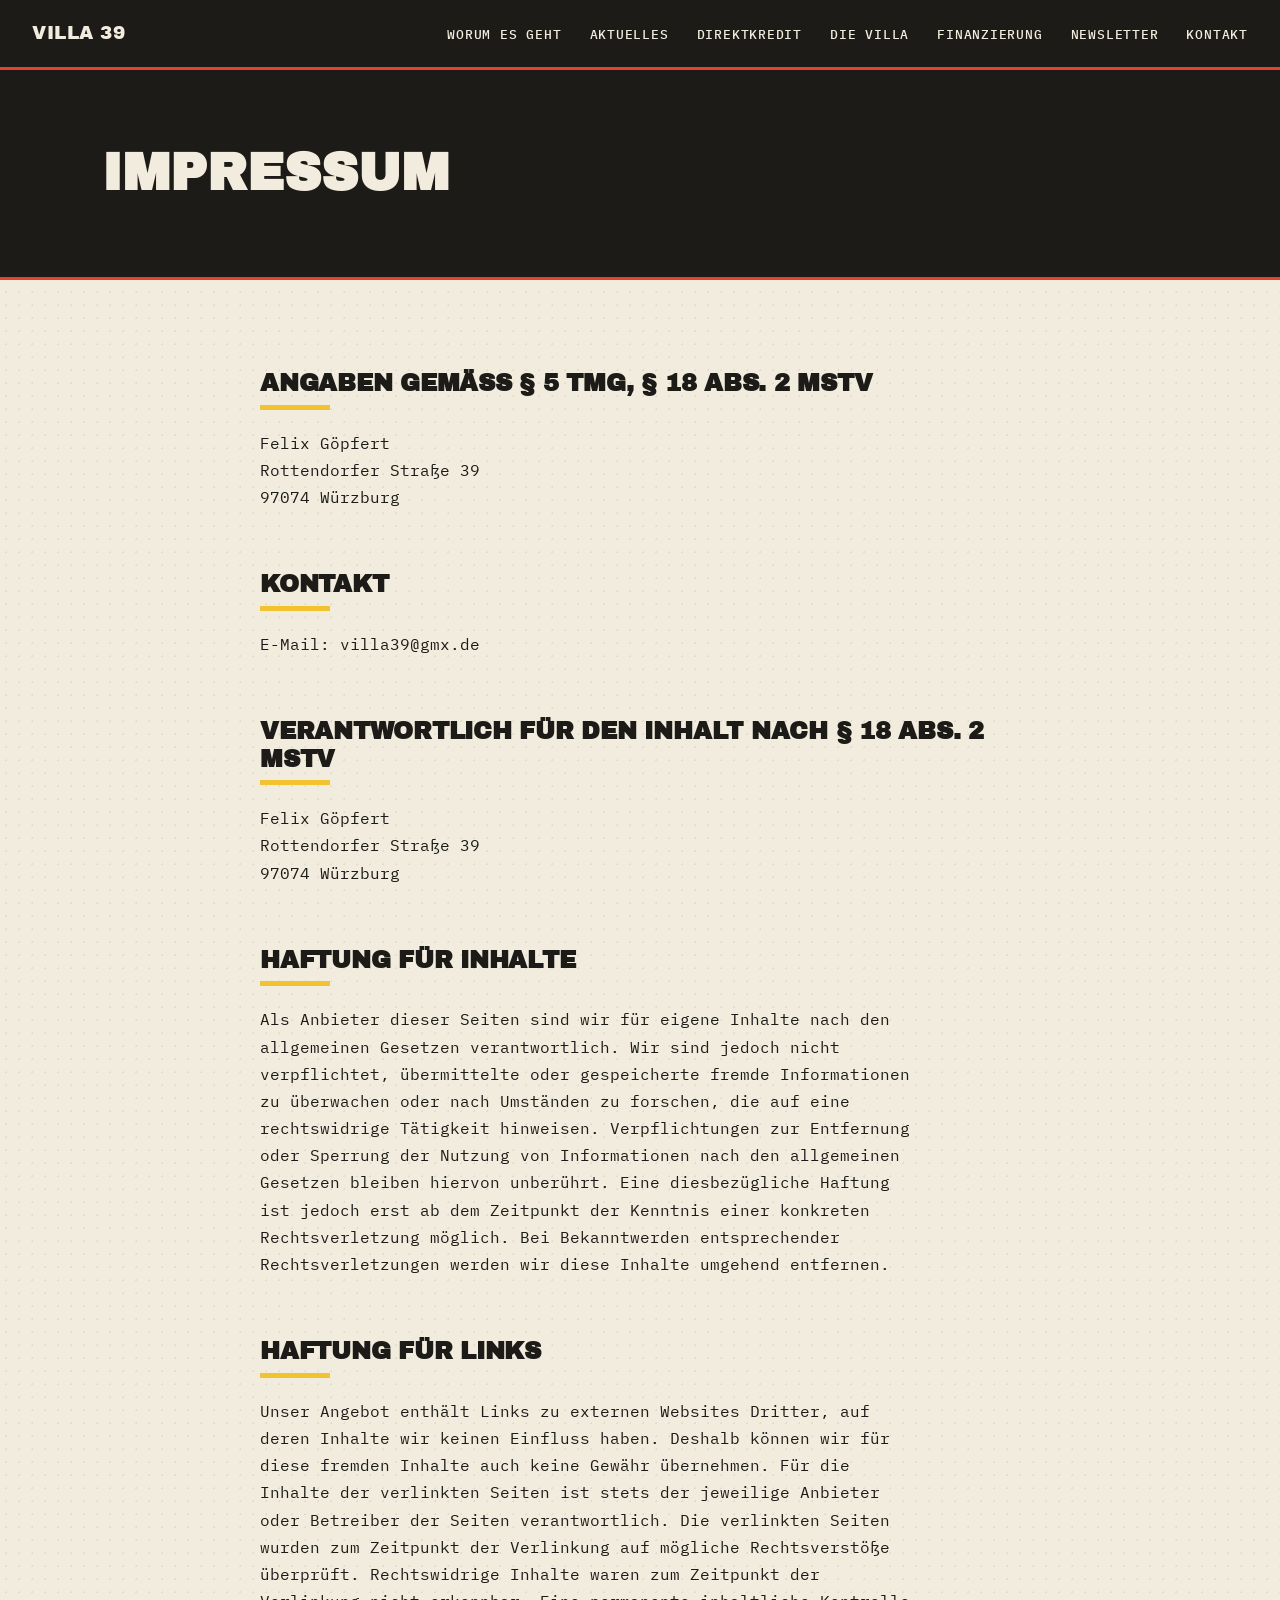
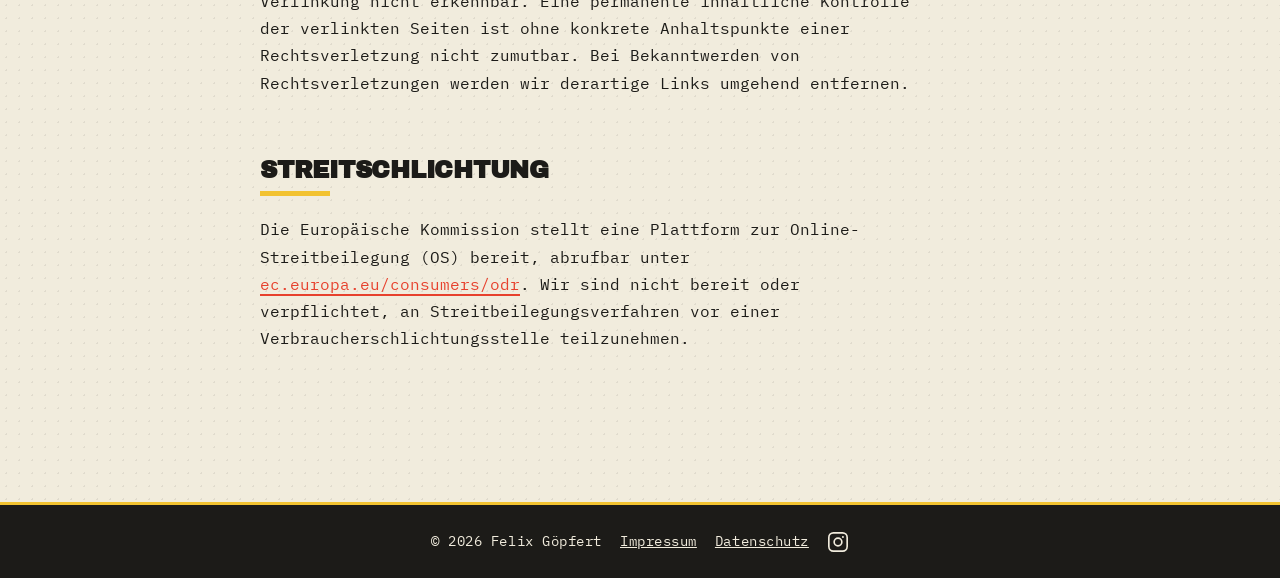
<file: impressum.html>
<!DOCTYPE html>
<html lang="de">

<head>
    <meta charset="UTF-8">
    <meta name="viewport" content="width=device-width, initial-scale=1.0">

    <title>Impressum – Villa 39</title>

    <meta name="description" content="Impressum der Website dievilla39.de.">
    <link rel="canonical" href="https://dievilla39.de/impressum.html">

    <meta property="og:type" content="website">
    <meta property="og:site_name" content="Villa 39">
    <meta property="og:locale" content="de_DE">
    <meta property="og:title" content="Impressum – Villa 39">
    <meta property="og:description" content="Impressum der Website dievilla39.de.">
    <meta property="og:url" content="https://dievilla39.de/impressum.html">
    <meta property="og:image" content="https://dievilla39.de/images/og-image.jpg">
    <meta property="og:image:width" content="1200">
    <meta property="og:image:height" content="630">
    <meta name="twitter:card" content="summary_large_image">

    <link rel="icon" href="favicon.ico" sizes="any">
    <link rel="icon" type="image/png" sizes="32x32" href="favicon-32x32.png">
    <link rel="icon" type="image/png" sizes="16x16" href="favicon-16x16.png">
    <link rel="icon" type="image/png" sizes="192x192" href="favicon-192.png">
    <link rel="apple-touch-icon" href="apple-touch-icon.png">


    <link rel="stylesheet" href="style.css">
</head>

<body>

    <nav>

        <a href="index.html" class="logo">Villa 39</a>

        <button class="hamburger" id="hamburgerBtn" aria-label="Menü öffnen" aria-expanded="false">
            <span></span>
            <span></span>
            <span></span>
        </button>

        <ul id="navLinks">
            <li><a href="index.html#about">Worum es geht</a></li>
            <li><a href="aktuelles.html">Aktuelles</a></li>
            <li><a href="direktkredit.html">Direktkredit</a></li>
            <li><a href="geschichte.html">Die Villa</a></li>
            <li><a href="finanzierung.html">Finanzierung</a></li>
            <li><a href="index.html#newsletter">Newsletter</a></li>
            <li><a href="index.html#contact">Kontakt</a></li>
        </ul>

    </nav>

    <header class="subpage-hero">
        <h1>Impressum</h1>
    </header>

    <main class="subpage-content">

        <section>

            <h2>Angaben gemäß § 5 TMG, § 18 Abs. 2 MStV</h2>

            <p>
                Felix Göpfert<br>
                Rottendorfer Straße 39<br>
                97074 Würzburg
            </p>

        </section>

        <section>

            <h2>Kontakt</h2>

            <p>
                E-Mail: villa39@gmx.de
            </p>

        </section>

        <section>

            <h2>Verantwortlich für den Inhalt nach § 18 Abs. 2 MStV</h2>

            <p>
                Felix Göpfert<br>
                Rottendorfer Straße 39<br>
                97074 Würzburg
            </p>

        </section>

        <section>

            <h2>Haftung für Inhalte</h2>

            <p>
                Als Anbieter dieser Seiten sind wir für eigene Inhalte nach den allgemeinen Gesetzen verantwortlich. Wir sind jedoch nicht verpflichtet, übermittelte oder gespeicherte fremde Informationen zu überwachen oder nach Umständen zu forschen, die auf eine rechtswidrige Tätigkeit hinweisen. Verpflichtungen zur Entfernung oder Sperrung der Nutzung von Informationen nach den allgemeinen Gesetzen bleiben hiervon unberührt. Eine diesbezügliche Haftung ist jedoch erst ab dem Zeitpunkt der Kenntnis einer konkreten Rechtsverletzung möglich. Bei Bekanntwerden entsprechender Rechtsverletzungen werden wir diese Inhalte umgehend entfernen.
            </p>

        </section>

        <section>

            <h2>Haftung für Links</h2>

            <p>
                Unser Angebot enthält Links zu externen Websites Dritter, auf deren Inhalte wir keinen Einfluss haben. Deshalb können wir für diese fremden Inhalte auch keine Gewähr übernehmen. Für die Inhalte der verlinkten Seiten ist stets der jeweilige Anbieter oder Betreiber der Seiten verantwortlich. Die verlinkten Seiten wurden zum Zeitpunkt der Verlinkung auf mögliche Rechtsverstöße überprüft. Rechtswidrige Inhalte waren zum Zeitpunkt der Verlinkung nicht erkennbar. Eine permanente inhaltliche Kontrolle der verlinkten Seiten ist ohne konkrete Anhaltspunkte einer Rechtsverletzung nicht zumutbar. Bei Bekanntwerden von Rechtsverletzungen werden wir derartige Links umgehend entfernen.
            </p>

        </section>

        <section>

            <h2>Streitschlichtung</h2>

            <p>
                Die Europäische Kommission stellt eine Plattform zur Online-Streitbeilegung (OS) bereit, abrufbar unter <a href="https://ec.europa.eu/consumers/odr/" target="_blank" rel="noopener" class="inline-link">ec.europa.eu/consumers/odr</a>.
                Wir sind nicht bereit oder verpflichtet, an Streitbeilegungsverfahren vor einer Verbraucherschlichtungsstelle teilzunehmen.
            </p>

        </section>

     </main>

    <footer>

        <p>© 2026 Felix Göpfert</p>
        <p><a href="impressum.html">Impressum</a></p>
        <p><a href="datenschutz.html">Datenschutz</a></p>

        <a href="https://www.instagram.com/dievilla39" target="_blank" rel="noopener" class="footer-social" aria-label="Villa 39 auf Instagram">
            <svg viewBox="0 0 24 24" width="22" height="22" fill="none" stroke="currentColor" stroke-width="1.8">
                <rect x="2" y="2" width="20" height="20" rx="5"/>
                <circle cx="12" cy="12" r="4.2"/>
                <circle cx="17.4" cy="6.6" r="1.1" fill="currentColor" stroke="none"/>
            </svg>
        </a>

    </footer>

    <script>
        const hamburgerBtn = document.getElementById('hamburgerBtn');
        const navLinks = document.getElementById('navLinks');

        hamburgerBtn.addEventListener('click', () => {
            const isOpen = navLinks.classList.toggle('is-open');
            hamburgerBtn.classList.toggle('is-open', isOpen);
            hamburgerBtn.setAttribute('aria-expanded', isOpen);
        });

        navLinks.querySelectorAll('a').forEach(link => {
            link.addEventListener('click', () => {
                navLinks.classList.remove('is-open');
                hamburgerBtn.classList.remove('is-open');
                hamburgerBtn.setAttribute('aria-expanded', 'false');
            });
        });
    </script>

</body>

</html>
</file>
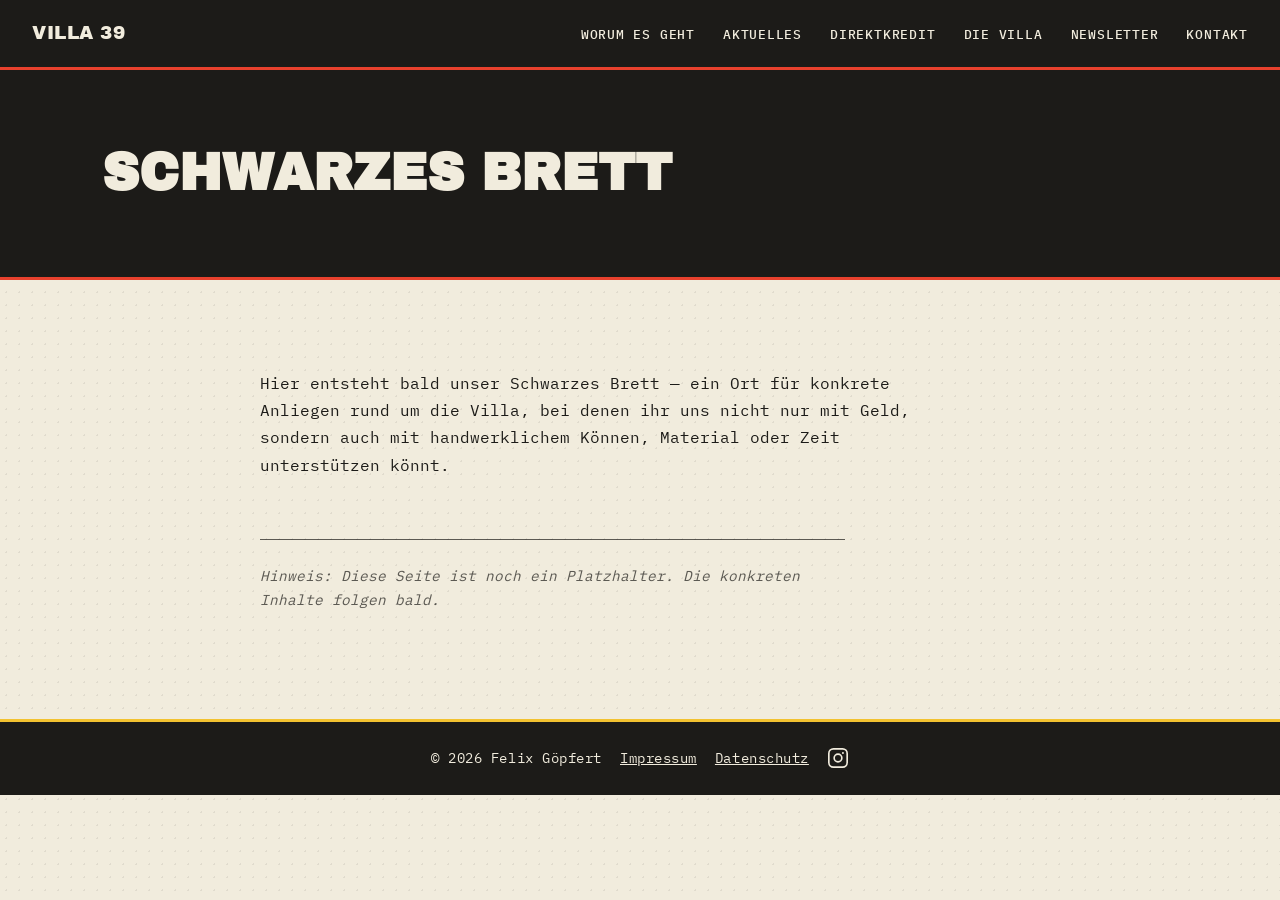
<file: schwarzes-brett.html>
<!DOCTYPE html>
<html lang="de">

<head>
    <meta charset="UTF-8">
    <meta name="viewport" content="width=device-width, initial-scale=1.0">

    <title>Schwarzes Brett – Villa 39</title>

    <meta name="description" content="Das Schwarze Brett der Villa 39: konkrete Anliegen rund um das Haus, bei denen du mit Können, Material oder Zeit helfen kannst.">
    <link rel="canonical" href="https://dievilla39.de/schwarzes-brett.html">

    <meta property="og:type" content="website">
    <meta property="og:site_name" content="Villa 39">
    <meta property="og:locale" content="de_DE">
    <meta property="og:title" content="Schwarzes Brett – Villa 39">
    <meta property="og:description" content="Das Schwarze Brett der Villa 39: konkrete Anliegen rund um das Haus, bei denen du mit Können, Material oder Zeit helfen kannst.">
    <meta property="og:url" content="https://dievilla39.de/schwarzes-brett.html">
    <meta property="og:image" content="https://dievilla39.de/images/og-image.jpg">
    <meta property="og:image:width" content="1200">
    <meta property="og:image:height" content="630">
    <meta name="twitter:card" content="summary_large_image">

    <link rel="icon" href="favicon.ico" sizes="any">
    <link rel="icon" type="image/png" sizes="32x32" href="favicon-32x32.png">
    <link rel="icon" type="image/png" sizes="16x16" href="favicon-16x16.png">
    <link rel="icon" type="image/png" sizes="192x192" href="favicon-192.png">
    <link rel="apple-touch-icon" href="apple-touch-icon.png">


    <link rel="stylesheet" href="style.css">
</head>

<body>

    <nav>

        <a href="index.html" class="logo">Villa 39</a>

        <button class="hamburger" id="hamburgerBtn" aria-label="Menü öffnen" aria-expanded="false">
            <span></span>
            <span></span>
            <span></span>
        </button>

        <ul id="navLinks">
            <li><a href="index.html#about">Worum es geht</a></li>
            <li><a href="index.html#aktuelles">Aktuelles</a></li>
            <li><a href="index.html#support">Direktkredit</a></li>
            <li><a href="index.html#geschichte">Die Villa</a></li>
            <li><a href="index.html#newsletter">Newsletter</a></li>
            <li><a href="index.html#contact">Kontakt</a></li>
        </ul>

    </nav>

    <header class="subpage-hero">
        <h1>Schwarzes Brett</h1>
    </header>

    <main class="subpage-content">

        <section>

            <p>
                Hier entsteht bald unser Schwarzes Brett — ein Ort für konkrete Anliegen rund um die Villa, bei denen ihr uns nicht nur mit Geld, sondern auch mit handwerklichem Können, Material oder Zeit unterstützen könnt.
            </p>

        </section>

        <p class="subpage-note">
            Hinweis: Diese Seite ist noch ein Platzhalter. Die konkreten Inhalte folgen bald.
        </p>

    </main>

    <footer>

        <p>© 2026 Felix Göpfert</p>
        <p><a href="impressum.html">Impressum</a></p>
        <p><a href="datenschutz.html">Datenschutz</a></p>

        <a href="https://www.instagram.com/dievilla39" target="_blank" rel="noopener" class="footer-social" aria-label="Villa 39 auf Instagram">
            <svg viewBox="0 0 24 24" width="22" height="22" fill="none" stroke="currentColor" stroke-width="1.8">
                <rect x="2" y="2" width="20" height="20" rx="5"/>
                <circle cx="12" cy="12" r="4.2"/>
                <circle cx="17.4" cy="6.6" r="1.1" fill="currentColor" stroke="none"/>
            </svg>
        </a>

    </footer>

    <script>
        const hamburgerBtn = document.getElementById('hamburgerBtn');
        const navLinks = document.getElementById('navLinks');

        hamburgerBtn.addEventListener('click', () => {
            const isOpen = navLinks.classList.toggle('is-open');
            hamburgerBtn.classList.toggle('is-open', isOpen);
            hamburgerBtn.setAttribute('aria-expanded', isOpen);
        });

        navLinks.querySelectorAll('a').forEach(link => {
            link.addEventListener('click', () => {
                navLinks.classList.remove('is-open');
                hamburgerBtn.classList.remove('is-open');
                hamburgerBtn.setAttribute('aria-expanded', 'false');
            });
        });
    </script>

</body>

</html>
</file>
<file: style.css>
/* ============================================================
   Villa 39 — Riso-Flugblatt-Stil
   Statt Corporate-NGO-Glätte: Photokopie, Stempel, Klebeband.
   ============================================================ */

/* Schriften lokal eingebunden (kein Abruf bei Google): Archivo Black, IBM Plex Mono.
   Lizenz: SIL Open Font License 1.1, siehe fonts/LICENSE-*.txt */
@font-face { font-family: "Archivo Black"; font-style: normal; font-weight: 400; font-display: swap; src: url("fonts/archivo-black-latin-400-normal.woff2") format("woff2"); }
@font-face { font-family: "IBM Plex Mono"; font-style: normal; font-weight: 400; font-display: swap; src: url("fonts/ibm-plex-mono-latin-400-normal.woff2") format("woff2"); }
@font-face { font-family: "IBM Plex Mono"; font-style: normal; font-weight: 500; font-display: swap; src: url("fonts/ibm-plex-mono-latin-500-normal.woff2") format("woff2"); }
@font-face { font-family: "IBM Plex Mono"; font-style: normal; font-weight: 600; font-display: swap; src: url("fonts/ibm-plex-mono-latin-600-normal.woff2") format("woff2"); }
@font-face { font-family: "IBM Plex Mono"; font-style: normal; font-weight: 700; font-display: swap; src: url("fonts/ibm-plex-mono-latin-700-normal.woff2") format("woff2"); }

:root {
    --paper: #F1ECDD;
    --paper-dark: #E4DCC4;
    --ink: #1C1B18;
    --riso-red: #E7412D;
    --riso-blue: #1D4C8C;
    --riso-yellow: #F2C230;
    --riso-green: #3F5A34;
    --nav-h: 70px;
}

* {
    margin: 0;
    padding: 0;
    box-sizing: border-box;
}

html {
    scroll-behavior: smooth;
}

body {
    font-family: "IBM Plex Mono", monospace;
    background-color: var(--paper);
    background-image: radial-gradient(rgba(28, 27, 24, 0.08) 1px, transparent 1px);
    background-size: 13px 13px;
    color: var(--ink);
    line-height: 1.7;
    font-size: 16px;
    -webkit-font-smoothing: antialiased;
    -moz-osx-font-smoothing: grayscale;
}

h1, h2, h3, .logo {
    font-family: "Archivo Black", sans-serif;
    text-transform: uppercase;
}

/* ---------- Navigation ---------- */

nav {
    position: fixed;
    top: 0;
    left: 0;
    width: 100%;
    display: flex;
    justify-content: space-between;
    align-items: center;
    padding: 14px 32px;
    min-height: var(--nav-h);
    background: var(--ink);
    border-bottom: 3px solid var(--riso-red);
    z-index: 1000;
}

.logo {
    color: var(--paper);
    font-size: 1.15rem;
    letter-spacing: .5px;
    text-decoration: none;
}

#navLinks {
    display: flex;
    list-style: none;
    gap: 28px;
}

nav a {
    color: var(--paper);
    text-decoration: none;
    font-size: .82rem;
    font-weight: 500;
    text-transform: uppercase;
    letter-spacing: .06em;
    position: relative;
}

nav a:visited {
    color: var(--paper);
}

nav a::after {
    content: "";
    position: absolute;
    left: 0;
    bottom: -4px;
    width: 0;
    height: 2px;
    background: var(--riso-yellow);
    transition: width .2s ease;
}

nav a:hover::after {
    width: 100%;
}

/* Untermenü (Unterstützen) */

nav ul > li.has-submenu {
    position: relative;
}

nav ul > li.has-submenu::after {
    content: "";
    position: absolute;
    top: 100%;
    left: 0;
    right: 0;
    height: 14px;
}

.submenu {
    display: none;
    list-style: none;
    position: absolute;
    top: 100%;
    left: 0;
    margin-top: 14px;
    background: var(--ink);
    border: 2px solid var(--riso-red);
    padding: 8px 0;
    min-width: 190px;
    z-index: 1001;
}

@media (min-width: 801px) {
    li.has-submenu:hover > .submenu,
    li.has-submenu:focus-within > .submenu {
        display: block;
    }
}

.submenu li {
    padding: 0;
}

.submenu a {
    display: block;
    padding: 10px 20px;
    white-space: nowrap;
}

.submenu a::after {
    display: none;
}

/* Hamburger (mobil) */

.hamburger {
    display: none;
    flex-direction: column;
    justify-content: space-between;
    width: 26px;
    height: 18px;
    background: none;
    border: none;
    cursor: pointer;
    z-index: 1100;
}

.hamburger span {
    display: block;
    height: 3px;
    width: 100%;
    background: var(--paper);
    transition: transform .25s ease, opacity .25s ease;
}

.hamburger.is-open span:nth-child(1) {
    transform: translateY(7.5px) rotate(45deg);
}

.hamburger.is-open span:nth-child(2) {
    opacity: 0;
}

.hamburger.is-open span:nth-child(3) {
    transform: translateY(-7.5px) rotate(-45deg);
}

/* ---------- Hero ---------- */

.hero {
    position: relative;
    margin-top: var(--nav-h);
    height: calc(100vh - var(--nav-h));
    background:
        linear-gradient(rgba(231, 65, 45, .32), rgba(28, 27, 24, .68)),
        url("images/hero.jpg");
    background-size: cover;
    background-position: center;
    background-blend-mode: multiply;
    display: flex;
    justify-content: flex-start;
    align-items: center;
    padding-left: 15%;
    padding-right: 8%;
    color: var(--paper);
    overflow: hidden;
}

.hero-content {
    max-width: 620px;
    text-align: left;
}

.eyebrow {
    display: inline-block;
    text-transform: uppercase;
    letter-spacing: 3px;
    font-size: .7rem;
    color: var(--ink);
    background: var(--riso-yellow);
    padding: 3px 8px;
    margin-bottom: 14px;
}

.hero h1 {
    font-size: clamp(3.2rem, 8vw, 4.9rem);
    line-height: 1;
    margin-bottom: 16px;
    color: var(--paper);
    text-shadow: 4px 4px 0 var(--riso-red), -2px -2px 0 var(--riso-blue);
}

.subtitle {
    font-family: "IBM Plex Mono", monospace;
    font-size: 1.15rem;
    max-width: 480px;
    margin-bottom: 40px;
}

.scroll-indicator {
    margin-top: 60px;
    font-size: 2rem;
    opacity: .7;
}

@media (min-width: 801px) {
    .hero {
        background-position: center 25%;
    }
}

.button {
    display: inline-block;
    padding: 13px 28px;
    border: 2.5px solid var(--paper);
    color: var(--paper);
    text-decoration: none;
    text-transform: uppercase;
    letter-spacing: .05em;
    font-size: .85rem;
    font-weight: 600;
    border-radius: 0;
    background: transparent;
    box-shadow: 5px 5px 0 var(--riso-yellow);
    transition: transform .15s ease, box-shadow .15s ease;
}

.button:hover {
    background: var(--paper);
    color: var(--ink);
    transform: translate(-2px, -2px);
    box-shadow: 7px 7px 0 var(--riso-yellow);
}

/* Stempel-Element */

.stamp {
    position: absolute;
    top: 22%;
    right: 9%;
    max-width: 200px;
    background: var(--riso-red);
    color: var(--paper);
    font-family: "Archivo Black", sans-serif;
    text-transform: uppercase;
    font-size: 1rem;
    line-height: 1.3;
    text-align: center;
    padding: 20px 24px;
    transform: rotate(-6deg);
    box-shadow: 8px 8px 0 var(--ink);
    pointer-events: none;
}

/* Zackenkante zwischen Hero und Inhalt */

.torn-edge {
    position: relative;
    height: 26px;
    background: var(--paper);
    clip-path: polygon(
        0% 100%, 4% 30%, 8% 100%, 12% 30%, 16% 100%, 20% 30%, 24% 100%,
        28% 30%, 32% 100%, 36% 30%, 40% 100%, 44% 30%, 48% 100%, 52% 30%,
        56% 100%, 60% 30%, 64% 100%, 68% 30%, 72% 100%, 76% 30%, 80% 100%,
        84% 30%, 88% 100%, 92% 30%, 96% 100%, 100% 30%, 100% 100%
    );
    margin-top: -1px;
}

/* ---------- Main ---------- */

main {
    width: min(980px, 88%);
    margin: 0 auto;
    padding: 100px 0;
}

section {
    margin-bottom: 150px;
    scroll-margin-top: 100px;
}

h2 {
    color: var(--ink);
    font-size: 2.3rem;
    letter-spacing: -0.01em;
    line-height: 1.15;
    margin-bottom: 44px;
    display: inline-block;
    position: relative;
    padding-bottom: 12px;
}

h2::after {
    content: "";
    position: absolute;
    left: 0;
    bottom: 0;
    width: 70px;
    height: 5px;
    background: var(--riso-yellow);
}

/* ---------- About ---------- */

.about-grid {
    display: flex;
    gap: 50px;
    align-items: flex-start;
    margin-top: 0;
    margin-bottom: 30px;
    clear: both;
}

.subpage-content .about-grid {
    margin-top: 80px;
}

.about-grid.reverse {
    flex-direction: row-reverse;
}

.about-grid img {
    width: 45%;
    height: auto;
    border-radius: 0;
    border: 6px solid var(--paper);
    outline: 2px solid var(--ink);
    box-shadow: 8px 8px 0 var(--riso-blue);
    transform: rotate(-2deg);
}

.about-grid div {
    flex: 1;
}

.about-grid p {
    margin-bottom: 20px;
    max-width: 60ch;
}

.about-grid strong {
    color: var(--riso-red);
}

.about-cta {
    margin-top: 12px;
}

.inline-link {
    color: var(--riso-red);
    text-decoration: none;
    border-bottom: 2px solid var(--riso-red);
}

.inline-link:hover {
    opacity: .75;
}

.inline-link:visited {
    color: var(--riso-red);
}

/* ---------- Gallery ---------- */

.gallery {
    display: flex;
    flex-wrap: wrap;
    align-items: flex-start;
    gap: 24px;
}

.gallery img {
    width: calc(33.3% - 16px);
    height: auto;
    border-radius: 0;
    border: 6px solid var(--paper);
    outline: 2px solid var(--ink);
    box-shadow: 6px 6px 0 var(--ink);
}

.gallery img:nth-child(odd) {
    transform: rotate(-2deg);
}

.gallery img:nth-child(even) {
    transform: rotate(2deg);
}

/* ---------- Geschichte & Finanzierung (Text/Bild-Mischung) ---------- */

#geschichte, #finanzierung {
    scroll-margin-top: 100px;
}

.story-lead {
    font-size: 1.2rem;
    max-width: 75ch;
    margin-bottom: 50px;
}

.story-row {
    display: flex;
    gap: 50px;
    align-items: center;
    margin-bottom: 60px;
}

.story-row.reverse {
    flex-direction: row-reverse;
}

.story-row img {
    width: 42%;
    flex-shrink: 0;
    height: auto;
    border: 6px solid var(--paper);
    outline: 2px solid var(--ink);
    transform: rotate(-2deg);
}

.story-row.reverse img {
    transform: rotate(2deg);
}

.story-row.c-red img { box-shadow: 8px 8px 0 var(--riso-red); }
.story-row.c-blue img { box-shadow: 8px 8px 0 var(--riso-blue); }
.story-row.c-green img { box-shadow: 8px 8px 0 var(--riso-green); }

.story-row p {
    flex: 1;
}

.story-pullquote.story-pullquote {
    font-family: "Archivo Black", sans-serif;
    font-size: 1.4rem;
    line-height: 1.4;
    color: var(--riso-red);
    border-left: 6px solid var(--riso-red);
    padding-left: 26px;
    margin: 50px 0;
    max-width: 68ch;
}

/* ---------- Cards ---------- */

.cards {
    display: flex;
    gap: 25px;
}

.card {
    background: var(--paper-dark);
    padding: 30px;
    border-radius: 0;
    border: 2.5px solid var(--ink);
    flex: 1;
    box-shadow: 6px 6px 0 var(--ink);
    transition: transform .18s ease, box-shadow .18s ease;
    display: block;
    color: inherit;
    text-decoration: none;
}

.card:visited {
    color: var(--ink);
}

.card:nth-child(1) { border-color: var(--riso-red); box-shadow: 6px 6px 0 var(--riso-red); }
.card:nth-child(2) { border-color: var(--riso-blue); box-shadow: 6px 6px 0 var(--riso-blue); }
.card:nth-child(3) { border-color: var(--riso-green); box-shadow: 6px 6px 0 var(--riso-green); }

.card h3 {
    font-size: 1.15rem;
    margin-bottom: 14px;
}

.card:nth-child(1) h3 { color: var(--riso-red); }
.card:nth-child(2) h3 { color: var(--riso-blue); }
.card:nth-child(3) h3 { color: var(--riso-green); }

.card:hover {
    transform: translate(-4px, -4px);
}

.card:nth-child(1):hover { box-shadow: 10px 10px 0 var(--riso-red); }
.card:nth-child(2):hover { box-shadow: 10px 10px 0 var(--riso-blue); }
.card:nth-child(3):hover { box-shadow: 10px 10px 0 var(--riso-green); }

.card--static:hover {
    transform: none;
    cursor: default;
}

.card--static:nth-child(1):hover { box-shadow: 6px 6px 0 var(--riso-red); }
.card--static:nth-child(2):hover { box-shadow: 6px 6px 0 var(--riso-blue); }
.card--static:nth-child(3):hover { box-shadow: 6px 6px 0 var(--riso-green); }

.card-arrow {
    display: block;
    margin-top: 16px;
    font-weight: 600;
    text-decoration: none;
    border-bottom: 2px solid currentColor;
    width: fit-content;
}

.card:nth-child(1) .card-arrow { color: var(--riso-red); }
.card:nth-child(2) .card-arrow { color: var(--riso-blue); }
.card:nth-child(3) .card-arrow { color: var(--riso-green); }

/* Explicit colour modifiers, for cards whose DOM position no longer
   matches their intended colour via nth-child (e.g. the featured card) */
.card.card-red { border-color: var(--riso-red); box-shadow: 6px 6px 0 var(--riso-red); }
.card.card-blue { border-color: var(--riso-blue); box-shadow: 6px 6px 0 var(--riso-blue); }
.card.card-green { border-color: var(--riso-green); box-shadow: 6px 6px 0 var(--riso-green); }

.card.card-red h3 { color: var(--riso-red); }
.card.card-blue h3 { color: var(--riso-blue); }
.card.card-green h3 { color: var(--riso-green); }

.card.card-red .card-arrow { color: var(--riso-red); }
.card.card-blue .card-arrow { color: var(--riso-blue); }
.card.card-green .card-arrow { color: var(--riso-green); }

.card.card-red:hover { box-shadow: 10px 10px 0 var(--riso-red); }
.card.card-blue:hover { box-shadow: 10px 10px 0 var(--riso-blue); }
.card.card-green:hover { box-shadow: 10px 10px 0 var(--riso-green); }

.card-featured {
    display: block;
    padding: 46px 50px;
    margin-bottom: 30px;
    box-shadow: 10px 10px 0 var(--riso-red);
}

.card-featured h3 {
    font-size: 1.7rem;
    margin-bottom: 18px;
}

.card-featured p {
    max-width: 70ch;
    font-size: 1.05rem;
}

.card-featured .card-arrow {
    font-size: 1.05rem;
    margin-top: 20px;
}

.card-featured:hover {
    box-shadow: 14px 14px 0 var(--riso-red);
}

.cards-secondary .card {
    padding: 24px;
}

.cards-secondary h3 {
    font-size: 1rem;
}

.cards-secondary p {
    font-size: .92rem;
}

.card:hover .card-arrow {
    opacity: .75;
}

/* ---------- Aktuelles ---------- */

.aktuelles-list {
    display: flex;
    flex-direction: column;
}

.aktuelles-item {
    padding: 16px 0;
    border-bottom: 1px solid var(--ink);
}

.aktuelles-item:first-child {
    padding-top: 0;
}

.aktuelles-date {
    font-size: .78rem;
    text-transform: uppercase;
    letter-spacing: .08em;
    color: var(--riso-red);
    margin-bottom: 6px;
}

.aktuelles-item h3 {
    font-size: 1.2rem;
    letter-spacing: .01em;
    margin-bottom: 6px;
}

.aktuelles-event-date {
    display: inline-block;
    font-size: .78rem;
    text-transform: uppercase;
    letter-spacing: .05em;
    font-weight: 600;
    color: var(--ink);
    background: var(--riso-yellow);
    padding: 4px 10px;
    margin-bottom: 10px;
}

.aktuelles-fallback {
    font-style: italic;
    opacity: .75;
}

.aktuelles-image {
    width: 180px;
    max-width: 40%;
    height: auto;
    float: left;
    margin: 4px 20px 10px 0;
    border: 4px solid var(--paper);
    outline: 2px solid var(--ink);
    box-shadow: 5px 5px 0 var(--riso-blue);
    transform: rotate(-1.5deg);
}

.aktuelles-item::after {
    content: "";
    display: table;
    clear: both;
}

@media (max-width: 500px) {
    .aktuelles-image {
        width: 120px;
        float: none;
        display: block;
        margin: 0 0 14px;
        transform: rotate(0deg);
    }
}

/* Startseite: Texte werden per JS auf ein Zeichenlimit gekürzt (index.html),
   darunter bei Bedarf der Weiterlesen-Link. */

.aktuelles-more {
    margin: 0;
    font-size: .85rem;
    font-weight: 600;
}

.aktuelles-more[hidden] {
    display: none;
}

.aktuelles-item {
    scroll-margin-top: calc(var(--nav-h) + 24px);
}

/* Aktuelles-Unterseite: alle Meldungen, größere Bilder */

.aktuelles-list--full .aktuelles-item {
    padding: 36px 0;
}

.aktuelles-list--full .aktuelles-image {
    width: 340px;
    max-width: 48%;
    margin: 4px 30px 14px 0;
}

@media (max-width: 600px) {
    .aktuelles-list--full .aktuelles-image {
        width: 100%;
        max-width: 100%;
        float: none;
        display: block;
        margin: 0 0 16px;
        transform: rotate(0deg);
    }
}

/* ---------- Newsletter ---------- */

.newsletter-intro {
    max-width: 60ch;
    margin-bottom: 30px;
}

.newsletter-form {
    max-width: 520px;
}

.newsletter-row {
    display: flex;
    gap: 16px;
}

.newsletter-form input[type="email"] {
    flex: 1;
    padding: 13px 16px;
    font-family: "IBM Plex Mono", monospace;
    font-size: .95rem;
    border: 2.5px solid var(--ink);
    border-radius: 0;
    background: var(--paper);
    color: var(--ink);
}

.newsletter-form input[type="email"]:focus {
    outline: none;
    border-color: var(--riso-red);
}

.newsletter-consent {
    display: flex;
    align-items: flex-start;
    gap: 10px;
    margin-top: 16px;
    font-size: .85rem;
    line-height: 1.5;
    cursor: pointer;
}

.newsletter-consent input[type="checkbox"] {
    margin-top: 3px;
    flex-shrink: 0;
    width: 16px;
    height: 16px;
    accent-color: var(--riso-red);
}

.newsletter-honeypot {
    position: absolute;
    left: -9999px;
    width: 1px;
    height: 1px;
    opacity: 0;
}

.button--dark {
    border-color: var(--ink);
    color: var(--ink);
    box-shadow: 5px 5px 0 var(--riso-red);
}

.button--dark:hover {
    background: var(--ink);
    color: var(--paper);
    box-shadow: 7px 7px 0 var(--riso-red);
}

/* ---------- Contact ---------- */

#contact p {
    margin-bottom: 10px;
}

/* ---------- Unterseiten (Impressum, Direktkredit etc.) ---------- */

.subpage-hero {
    margin-top: var(--nav-h);
    background: var(--ink);
    border-bottom: 3px solid var(--riso-red);
    padding: 60px 8%;
}

.subpage-hero h1 {
    color: var(--paper);
    font-size: clamp(2.2rem, 6vw, 3.2rem);
    overflow-wrap: break-word;
}

.subpage-content {
    width: min(760px, 88%);
    margin: 0 auto;
    padding: 90px 0;
}

.subpage-content--wide {
    width: min(980px, 88%);
}

.subpage-content section {
    margin-bottom: 60px;
}

.subpage-content h2 {
    font-size: 1.5rem;
    margin-bottom: 20px;
    scroll-margin-top: calc(var(--nav-h) + 24px);
}

.subpage-content p {
    margin-bottom: 16px;
    max-width: 65ch;
}

.subpage-content > h2 {
    margin-top: 80px;
}

.subpage-content.legal-content > h2 {
    margin-top: 40px;
}

.subpage-content.subpage-content > *:has(+ h2) {
    margin-bottom: 0;
}

.subpage-list {
    list-style: none;
    max-width: 65ch;
}

ol.subpage-list {
    list-style: decimal;
    margin-left: 1.3em;
}

ol.subpage-list li {
    padding-left: 8px;
}

.subpage-list li {
    padding: 10px 0;
    border-bottom: 1px solid var(--paper-dark);
}

.subpage-note {
    font-style: italic;
    opacity: .7;
    font-size: .9rem;
    border-top: 1px solid var(--ink);
    padding-top: 24px;
}

/* ---------- Legal-Dokument (Datenschutzerklärung) ---------- */

.legal-content a {
    color: var(--riso-red);
    text-decoration: none;
    border-bottom: 1px solid var(--riso-red);
}

.legal-content a:visited {
    color: var(--riso-red);
}

.legal-content a:hover {
    opacity: .75;
}

.legal-content h3 {
    font-size: 1.1rem;
    margin: 30px 0 14px;
}

.legal-content .index {
    list-style: none;
    columns: 2;
    column-gap: 30px;
    max-width: 65ch;
    margin: 30px 0 50px;
    font-size: .88rem;
    padding-bottom: 30px;
    border-bottom: 1px solid var(--ink);
}

.legal-content .index li {
    margin-bottom: 10px;
    break-inside: avoid;
}

.legal-content .index-link {
    color: var(--ink);
    text-decoration: none;
    border-bottom: 1px solid var(--paper-dark);
}

.legal-content .index-link:hover {
    border-bottom-color: var(--riso-red);
    color: var(--riso-red);
}

.legal-content .m-elements,
.legal-content .glossary {
    list-style: none;
    max-width: 70ch;
    margin: 16px 0 28px;
}

.legal-content .m-elements > li,
.legal-content .glossary > li {
    padding: 14px 0;
    border-bottom: 1px solid var(--paper-dark);
    font-size: .9rem;
    line-height: 1.65;
}

.legal-content .m-elements > li:first-child,
.legal-content .glossary > li:first-child {
    padding-top: 0;
}

.legal-content strong {
    color: var(--riso-red);
}

.legal-content .seal {
    margin-top: 60px;
    font-size: .78rem;
    opacity: .55;
}

.legal-content .seal a {
    color: inherit;
    text-decoration: underline;
}

@media (max-width: 800px) {
    .legal-content .index {
        columns: 1;
    }
}

.subpage-image {
    width: 100%;
    max-width: 560px;
    height: auto;
    border: 6px solid var(--paper);
    outline: 2px solid var(--ink);
    box-shadow: 8px 8px 0 var(--riso-blue);
    margin-bottom: 40px;
    display: block;
}

.subpage-image--compact {
    max-width: 260px;
    float: left;
    margin: 4px 30px 24px 0;
    transform: rotate(-1.5deg);
}

@media (max-width: 700px) {
    .subpage-image--compact {
        float: none;
        max-width: 220px;
        margin: 0 0 24px;
        transform: rotate(0deg);
    }
}

.qr-placeholder {
    width: 220px;
    height: auto;
    border: 4px solid var(--paper);
    outline: 2px solid var(--ink);
    box-shadow: 6px 6px 0 var(--riso-red);
    margin: 10px 0 16px;
}

.subpage-note-inline {
    font-size: .88rem;
    opacity: .8;
}

@media (max-width: 800px) {

    .subpage-hero {
        padding: 44px 8%;
    }

    .subpage-content {
        padding: 60px 0;
    }

}

/* ---------- Footer ---------- */

footer {
    background: var(--ink);
    color: var(--paper);
    text-align: center;
    padding: 25px;
    font-size: .85rem;
    letter-spacing: .04em;
    border-top: 3px solid var(--riso-yellow);
    display: flex;
    justify-content: center;
    align-items: center;
    gap: 18px;
}

.footer-social {
    color: var(--paper);
    display: inline-flex;
    transition: color .2s ease;
}

.footer-social:visited {
    color: var(--paper);
}

.footer-social:hover {
    color: var(--riso-yellow);
}

footer a:not(.footer-social) {
    color: var(--paper);
    transition: color .2s ease;
}

footer a:not(.footer-social):visited {
    color: var(--paper);
}

footer a:not(.footer-social):hover {
    color: var(--riso-yellow);
}

/* ---------- Responsive ---------- */

@media (max-width: 800px) {

    nav {
        padding: 14px 20px;
    }

    .hamburger {
        display: flex;
    }

    #navLinks {
        position: fixed;
        top: 0;
        right: 0;
        bottom: 0;
        width: min(78vw, 320px);
        background: var(--ink);
        border-left: 3px solid var(--riso-red);
        flex-direction: column;
        justify-content: flex-start;
        overflow-y: auto;
        -webkit-overflow-scrolling: touch;
        gap: 34px;
        padding: 90px 40px 40px;
        transform: translateX(100%);
        transition: transform .3s ease;
    }

    #navLinks.is-open {
        transform: translateX(0);
    }

    nav a {
        font-size: 1.1rem;
    }

    .submenu {
        position: static;
        transform: none;
        background: none;
        border: none;
        margin-top: 12px;
        padding: 0 0 0 18px;
        display: flex;
        flex-direction: column;
        gap: 16px;
    }

    .submenu a {
        padding: 0;
        font-size: .92rem;
        opacity: .8;
    }

    .hero {
        padding-left: 8%;
    }

    .hero h1 {
        font-size: 2.8rem;
    }

    .stamp {
        max-width: 150px;
        padding: 14px 16px;
        font-size: .72rem;
        top: auto;
        bottom: 20%;
        right: 6%;
    }

    .about-grid,
    .gallery,
    .cards,
    .story-row {
        flex-direction: column;
    }

    .about-grid.reverse {
        flex-direction: column;
    }

    .about-grid > div {
        order: 1;
    }

    .about-grid > img {
        order: 2;
    }

    /* Startseite: Überschrift steht außerhalb des Grids, Bild direkt darunter */
    #about .about-grid > img,
    #support .about-grid > img {
        order: 0;
    }

    .story-row.reverse {
        flex-direction: column;
    }

    .about-grid img,
    .gallery img,
    .story-row img {
        width: 100%;
        height: auto;
        transform: rotate(0deg);
    }

    main {
        padding: 70px 0;
    }

    section {
        margin-bottom: 100px;
    }

    .newsletter-form {
        max-width: 100%;
    }

    .newsletter-row {
        flex-direction: column;
    }
}

.aktuelles-list + .about-cta {
    margin: 30px 0 30px;
}

/* Lange Wörter und URLs (z. B. in der Datenschutzerklärung) dürfen auf dem Handy umbrechen */
.subpage-content h2,
.subpage-content h3,
.subpage-content a,
.subpage-content li {
    overflow-wrap: anywhere;
}

/* ---------- Fortschrittsbalken ---------- */

.fund {
    margin: 34px 0 10px;
    max-width: 520px;
}

.fund[hidden] {
    display: none;
}

.fund-head {
    display: flex;
    align-items: baseline;
    flex-wrap: wrap;
    gap: 4px 10px;
    margin-bottom: 10px;
}

.about-grid .fund-now {
    font-family: "Archivo Black", sans-serif;
    font-size: 1.9rem;
    line-height: 1;
    color: var(--riso-red);
    font-variant-numeric: tabular-nums;
}

.fund-of {
    font-size: .85rem;
    text-transform: uppercase;
    letter-spacing: .05em;
}

.fund-track {
    height: 30px;
    border: 3px solid var(--ink);
    background: var(--paper-dark);
    box-shadow: 5px 5px 0 var(--riso-blue);
    overflow: hidden;
}

.fund-fill {
    width: 0;
    height: 100%;
    background-color: var(--riso-red);
    background-image: repeating-linear-gradient(
        -45deg,
        transparent 0 6px,
        rgba(28, 27, 24, .22) 6px 8px
    );
    border-right: 3px solid var(--ink);
    transition: width 1.4s cubic-bezier(.22, .61, .36, 1);
}

.fund-note {
    margin-top: 14px;
    font-size: .8rem;
    line-height: 1.5;
}

.fund-date {
    display: block;
    opacity: .7;
}

/* ---------- Teilen-Button ---------- */

.share-btn {
    padding: 0;
    background: none;
    border-width: 0 0 2px;
    font: inherit;
    cursor: pointer;
}

.share-btn:hover {
    opacity: .75;
}

.share-status {
    font-weight: 600;
    color: var(--riso-red);
}

@media (prefers-reduced-motion: reduce) {
    .fund-fill {
        transition: none;
    }
}

/* ---------- Meilensteine ---------- */

.fund-track {
    position: relative;
}

.fund-tick {
    position: absolute;
    top: 0;
    bottom: 0;
    width: 3px;
    margin-left: -1.5px;
    background: var(--ink);
}

.fund-toggle-wrap {
    margin-top: 10px;
}

.fund-toggle {
    padding: 0;
    background: none;
    border-width: 0 0 2px;
    font: inherit;
    font-size: .85rem;
    cursor: pointer;
}

.fund-toggle:hover {
    opacity: .75;
}

.ms-panel {
    display: grid;
    grid-template-rows: 0fr;
    visibility: hidden;
    transition: grid-template-rows .4s ease, visibility 0s linear .4s;
}

.ms-panel.is-open {
    grid-template-rows: 1fr;
    visibility: visible;
    transition: grid-template-rows .4s ease, visibility 0s;
}

.ms-inner {
    overflow: hidden;
    min-height: 0;
}

.ms-list {
    list-style: none;
    margin: 16px 0 0;
    padding: 0;
}

.ms-item {
    position: relative;
    margin-bottom: 20px;
}

.ms-head {
    display: flex;
    justify-content: space-between;
    align-items: baseline;
    gap: 12px;
    margin-bottom: 6px;
    font-size: .85rem;
}

.ms-title {
    font-weight: 600;
    transition: color .3s ease;
}

.ms-amount {
    font-size: .8rem;
    opacity: .7;
    white-space: nowrap;
}

.ms-track {
    height: 18px;
    border: 2.5px solid var(--ink);
    background: var(--paper-dark);
    overflow: hidden;
}

.ms-fill {
    width: 0;
    height: 100%;
    background-color: var(--riso-red);
    background-image: repeating-linear-gradient(
        -45deg,
        transparent 0 6px,
        rgba(28, 27, 24, .22) 6px 8px
    );
    transition: background-color .4s ease;
}

.ms-stamp {
    position: absolute;
    right: 10px;
    top: 25px;
    padding: 2px 10px;
    border: 2.5px solid var(--riso-red);
    background: var(--paper);
    color: var(--riso-red);
    font-family: "Archivo Black", sans-serif;
    font-size: .75rem;
    text-transform: uppercase;
    letter-spacing: .05em;
    transform: rotate(-6deg) scale(0);
    opacity: 0;
    pointer-events: none;
    transition: transform .45s cubic-bezier(.34, 1.56, .64, 1), opacity .15s ease;
}

.ms-item.is-done .ms-fill {
    background-color: #a39e91;
}

.ms-item.is-done .ms-title {
    color: #7d796e;
}

.ms-item.is-stamped .ms-stamp {
    transform: rotate(-6deg) scale(1);
    opacity: 1;
}

@media (prefers-reduced-motion: reduce) {
    .ms-panel,
    .ms-panel.is-open,
    .ms-stamp,
    .ms-fill {
        transition: none;
    }
}

/* Anreißer auf der Startseite: Abstand zwischen Button und nächster Überschrift */
#geschichte .about-cta:not(:last-child) {
    margin-bottom: 70px;
}

/* Mittlere Breiten: sieben Menüpunkte sollen in einer Zeile bleiben */
@media (min-width: 801px) and (max-width: 1040px) {
    nav {
        padding: 14px 20px;
    }

    #navLinks {
        gap: 16px;
    }

    nav a {
        font-size: .74rem;
        letter-spacing: .03em;
    }
}
</file>
